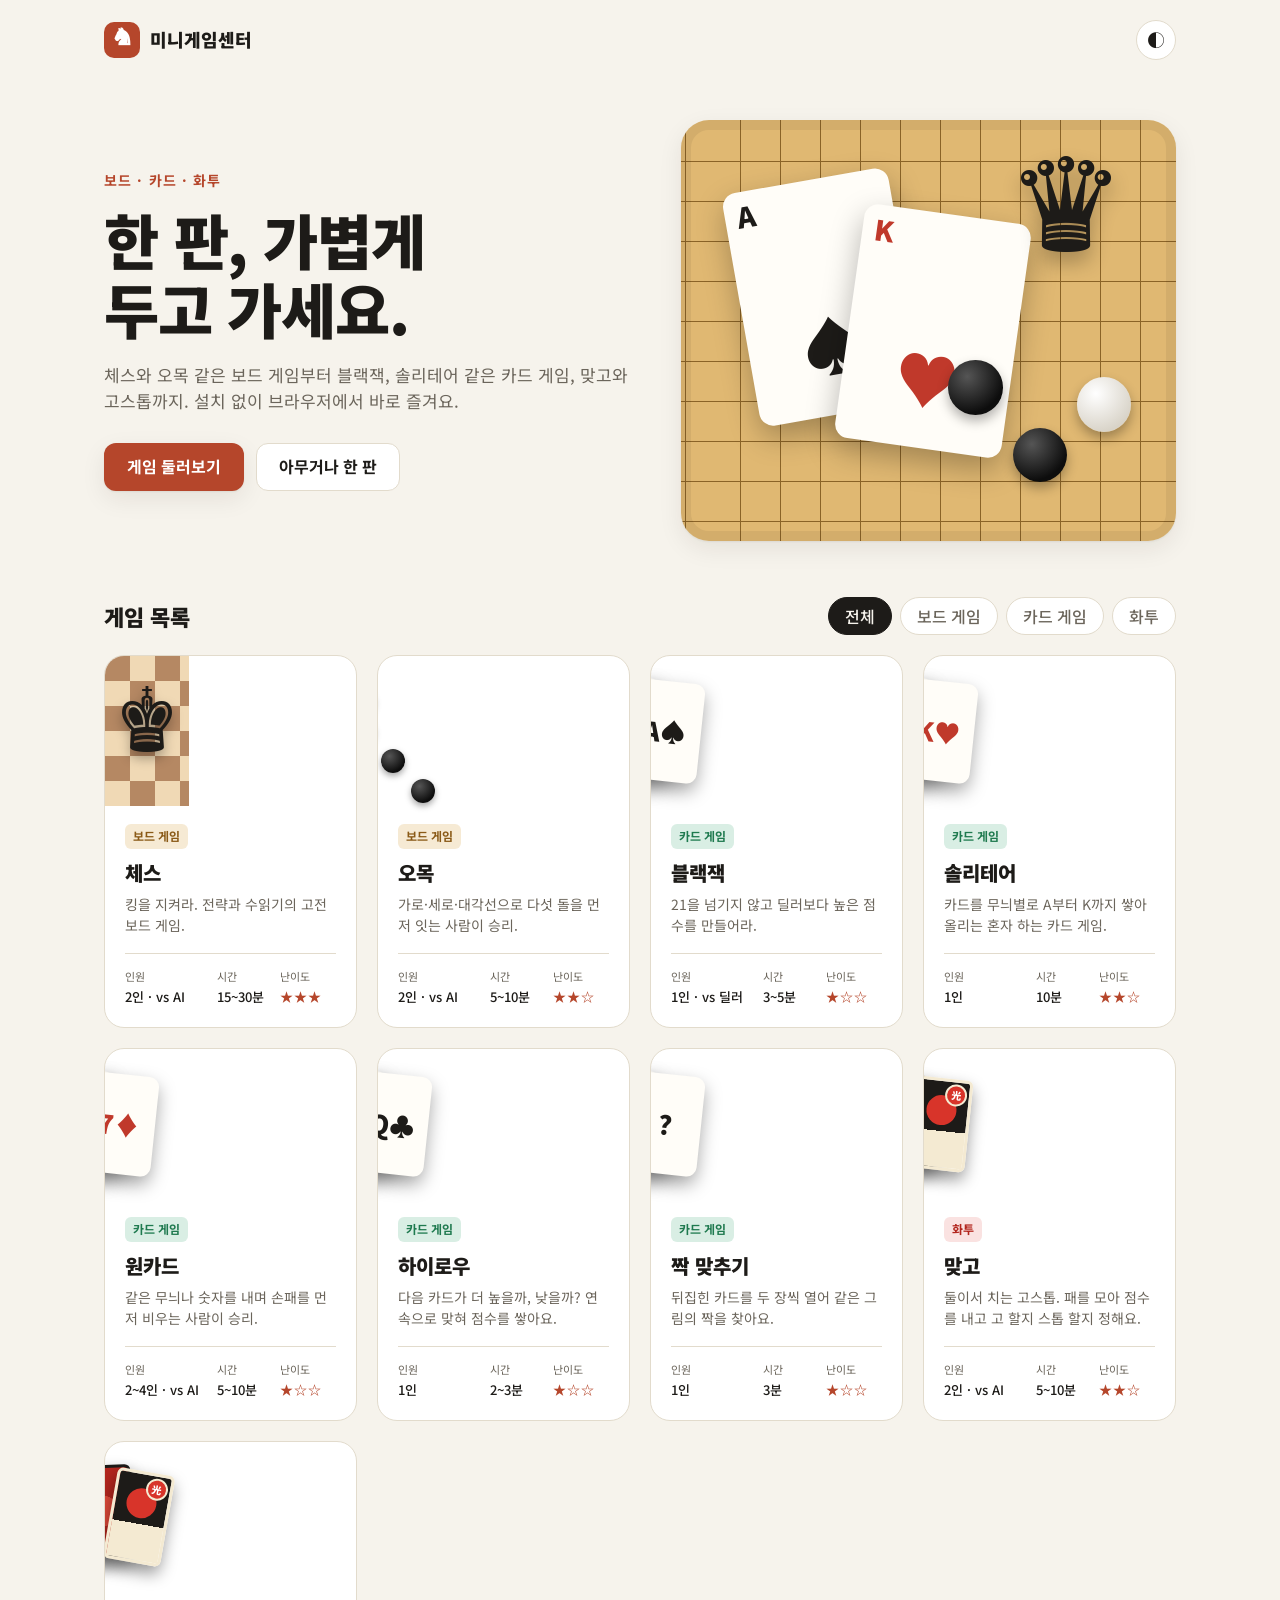
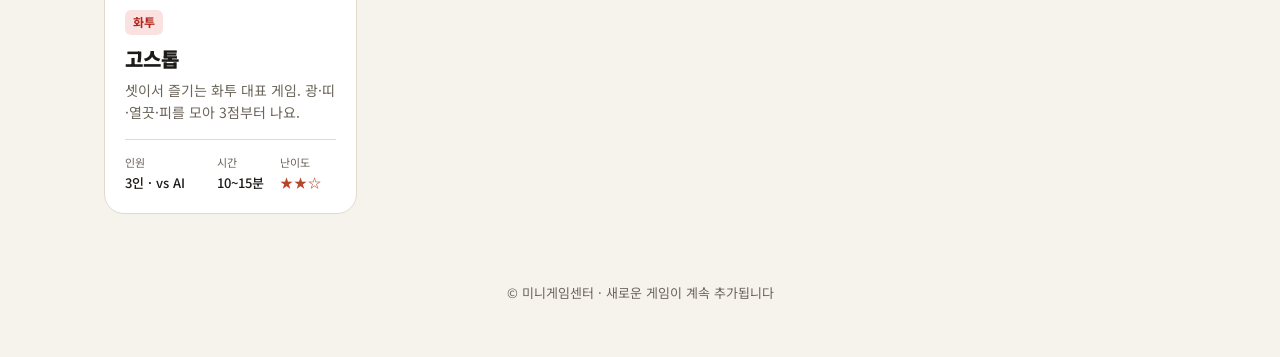
<file: index.html>
<!doctype html>
<html lang="ko">
<head>
  <meta charset="utf-8">
  <meta name="viewport" content="width=device-width, initial-scale=1">
  <title>미니게임센터</title>
  <meta name="description" content="체스, 오목, 카드 게임, 맞고·고스톱을 한 곳에서 즐기는 미니게임센터">
  <meta name="theme-color" content="#b5462b">
  <link rel="canonical" href="https://minigame-lyart.vercel.app/">
  <link rel="icon" href="data:image/svg+xml,%3Csvg xmlns='http://www.w3.org/2000/svg' viewBox='0 0 64 64'%3E%3Crect width='64' height='64' rx='14' fill='%23b5462b'/%3E%3Ctext x='32' y='47' font-size='42' text-anchor='middle' fill='white'%3E%E2%99%9E%3C/text%3E%3C/svg%3E">

  <!-- Open Graph -->
  <meta property="og:type" content="website">
  <meta property="og:site_name" content="미니게임센터">
  <meta property="og:locale" content="ko_KR">
  <meta property="og:url" content="https://minigame-lyart.vercel.app/">
  <meta property="og:title" content="미니게임센터 · 한 판, 가볍게 두고 가세요">
  <meta property="og:description" content="체스, 오목, 블랙잭, 솔리테어, 원카드, 맞고, 고스톱까지. 설치 없이 브라우저에서 바로 즐기는 미니게임.">
  <meta property="og:image" content="https://minigame-lyart.vercel.app/assets/og.png">
  <meta property="og:image:width" content="1200">
  <meta property="og:image:height" content="630">
  <meta property="og:image:alt" content="미니게임센터 — 체스, 오목, 카드 게임, 맞고·고스톱">

  <!-- Twitter -->
  <meta name="twitter:card" content="summary_large_image">
  <meta name="twitter:title" content="미니게임센터 · 한 판, 가볍게 두고 가세요">
  <meta name="twitter:description" content="체스, 오목, 블랙잭, 솔리테어, 원카드, 맞고, 고스톱까지. 설치 없이 브라우저에서 바로 즐기는 미니게임.">
  <meta name="twitter:image" content="https://minigame-lyart.vercel.app/assets/og.png">
  <link rel="preconnect" href="https://fonts.googleapis.com">
  <link rel="preconnect" href="https://fonts.gstatic.com" crossorigin>
  <link href="https://fonts.googleapis.com/css2?family=Noto+Sans+KR:wght@400;500;700;900&family=Noto+Sans+Symbols+2&display=swap" rel="stylesheet">
  <link rel="stylesheet" href="assets/style.css">
</head>
<body>
  <header class="topbar">
    <a class="brand" href="./">
      <span class="brand-mark" aria-hidden="true">♞</span>
      <span>미니게임센터</span>
    </a>
    <button class="theme-toggle" id="themeToggle" type="button" aria-label="테마 전환">
      <span aria-hidden="true">◐</span>
    </button>
  </header>

  <main>
    <section class="hero">
      <div class="hero-text">
        <p class="eyebrow">보드 · 카드 · 화투</p>
        <h1>한 판, 가볍게<br>두고 가세요.</h1>
        <p class="lead">체스와 오목 같은 보드 게임부터 블랙잭, 솔리테어 같은 카드 게임, 맞고와 고스톱까지. 설치 없이 브라우저에서 바로 즐겨요.</p>
        <div class="hero-actions">
          <a class="btn btn-primary" href="#games">게임 둘러보기</a>
          <button class="btn btn-ghost" id="randomPick" type="button">아무거나 한 판</button>
        </div>
      </div>
      <div class="hero-art" aria-hidden="true">
        <div class="float-card c1"><span class="rank">A</span><span class="suit">♠</span></div>
        <div class="float-card c2 red"><span class="rank">K</span><span class="suit">♥</span></div>
        <div class="float-piece p1">♛</div>
        <div class="stone s1"></div>
        <div class="stone s2"></div>
        <div class="stone s3"></div>
      </div>
    </section>

    <section class="recent" id="recentSection" hidden>
      <h2 class="section-title">최근 플레이</h2>
      <div class="recent-list" id="recentList"></div>
    </section>

    <section class="games" id="games">
      <div class="games-head">
        <h2 class="section-title">게임 목록</h2>
        <div class="filters" role="tablist" aria-label="게임 분류">
          <button class="chip is-active" role="tab" aria-selected="true" data-filter="all">전체</button>
          <button class="chip" role="tab" aria-selected="false" data-filter="board">보드 게임</button>
          <button class="chip" role="tab" aria-selected="false" data-filter="card">카드 게임</button>
          <button class="chip" role="tab" aria-selected="false" data-filter="hwatu">화투</button>
        </div>
      </div>
      <div class="grid" id="gameGrid"></div>
    </section>
  </main>

  <footer class="footer">
    <p>© 미니게임센터 · 새로운 게임이 계속 추가됩니다</p>
  </footer>

  <div class="toast" id="toast" role="status" aria-live="polite"></div>

  <script src="assets/games.js"></script>
  <script src="assets/main.js"></script>
</body>
</html>
</file>
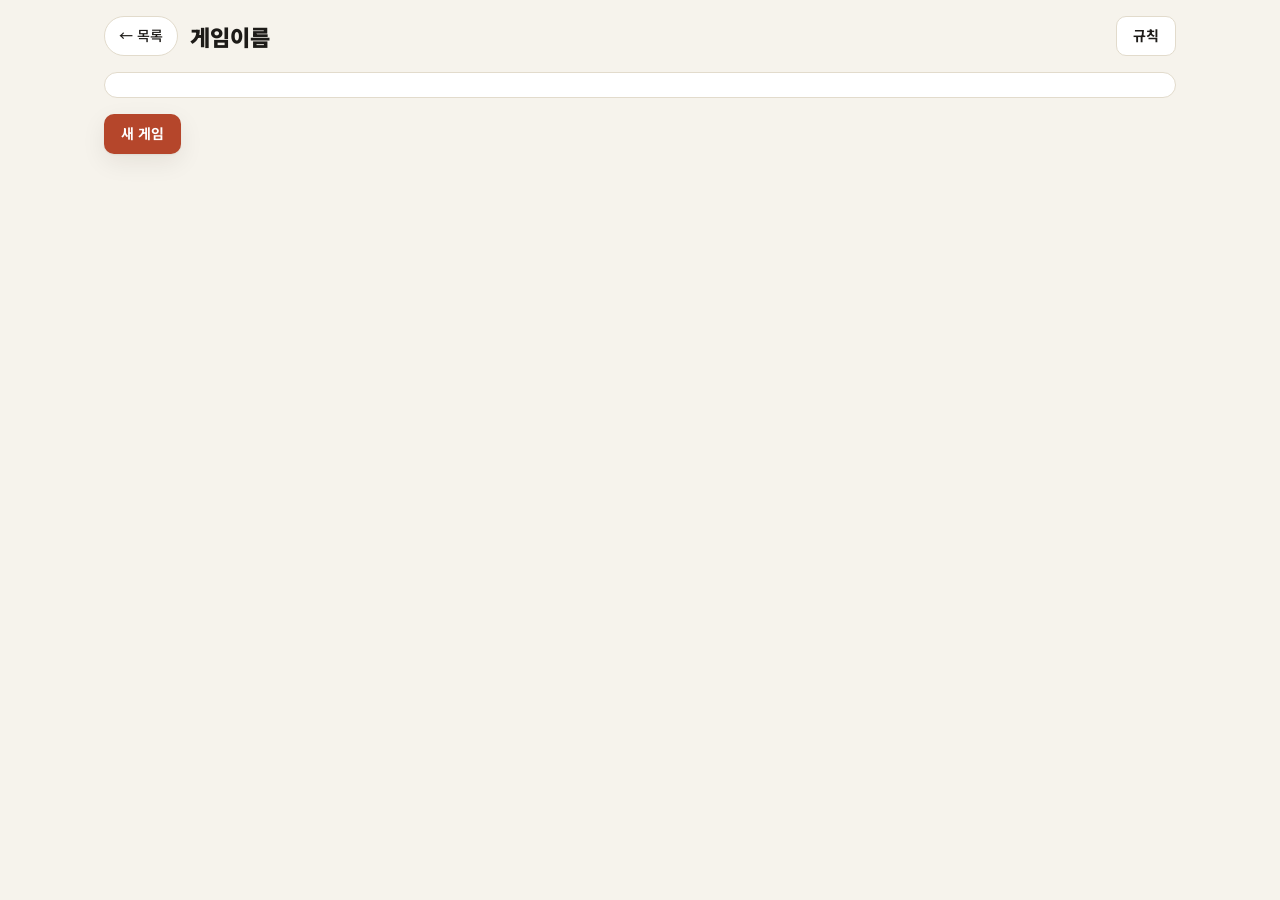
<file: games/_template.html>
<!doctype html>
<html lang="ko">
<head>
  <meta charset="utf-8">
  <meta name="viewport" content="width=device-width, initial-scale=1">
  <title>게임이름 · 미니게임센터</title>
  <link rel="preconnect" href="https://fonts.googleapis.com">
  <link rel="preconnect" href="https://fonts.gstatic.com" crossorigin>
  <link href="https://fonts.googleapis.com/css2?family=Noto+Sans+KR:wght@400;500;700;900&family=Noto+Sans+Symbols+2&display=swap" rel="stylesheet">
  <link rel="stylesheet" href="../assets/style.css">
  <link rel="stylesheet" href="../assets/game.css">
  <style>
    /* 이 게임 전용 스타일 */
  </style>
</head>
<body>
  <header class="game-top">
    <a class="back-link" href="../">← 목록</a>
    <h1 class="game-title">게임이름</h1>
    <button class="btn btn-ghost btn-sm" id="rulesBtn" type="button">규칙</button>
  </header>

  <main class="game-wrap">
    <div class="status-bar" id="status"></div>
    <!-- 게임 화면 -->
    <div class="controls">
      <button class="btn btn-primary btn-sm" id="newGame" type="button">새 게임</button>
    </div>
  </main>

  <script src="../assets/common.js"></script>
  <!-- 트럼프 카드 게임이면: <script src="../assets/cards.js"></script> -->
  <script>
    // 게임 코드
  </script>
</body>
</html>
</file>
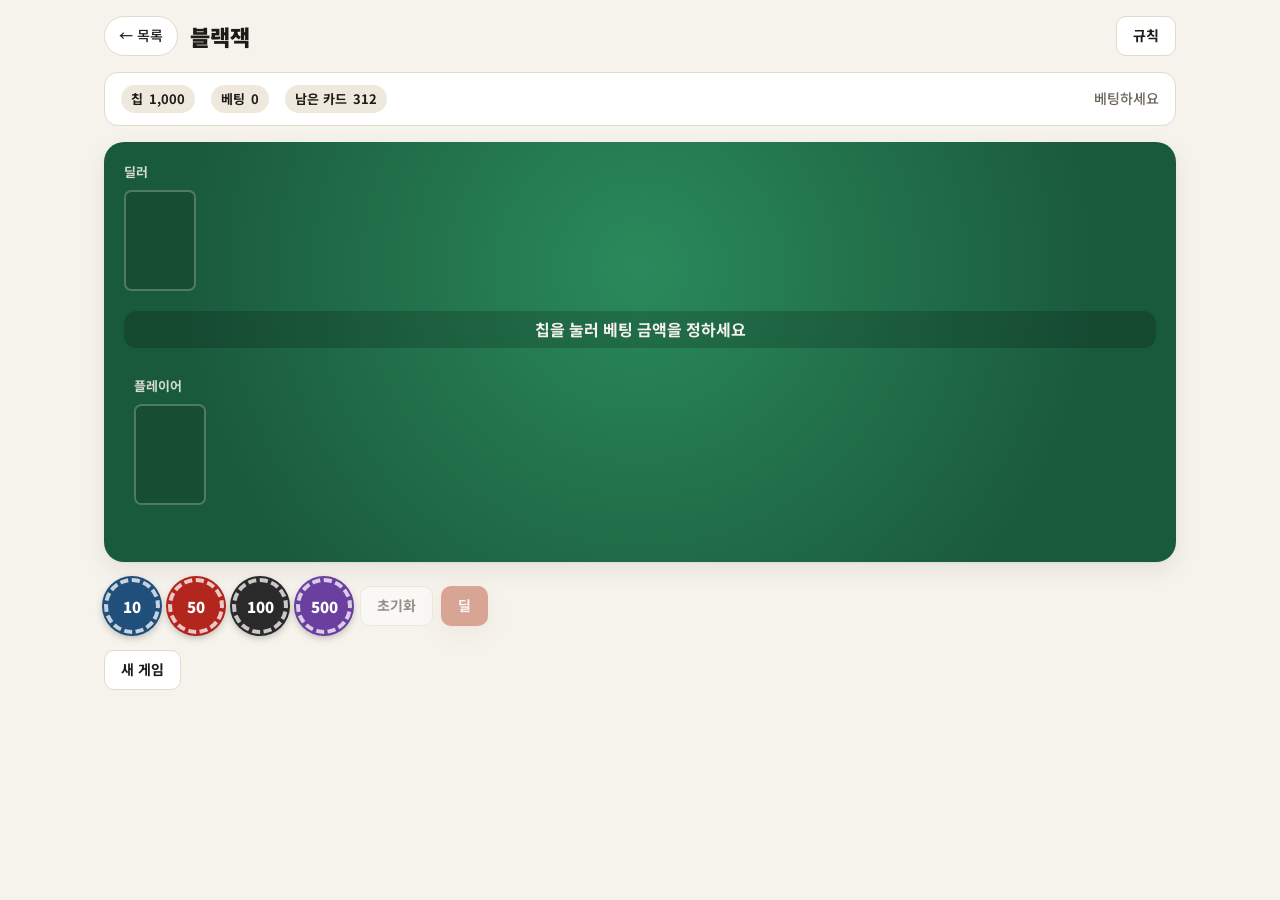
<file: games/blackjack.html>
<!doctype html>
<html lang="ko">
<head>
  <meta charset="utf-8">
  <meta name="viewport" content="width=device-width, initial-scale=1">
  <title>블랙잭 · 미니게임센터</title>
  <meta name="description" content="21을 넘기지 않고 딜러보다 높은 점수를 만들어라.">
  <meta property="og:type" content="website">
  <meta property="og:site_name" content="미니게임센터">
  <meta property="og:locale" content="ko_KR">
  <meta property="og:url" content="https://minigame-lyart.vercel.app/games/blackjack.html">
  <meta property="og:title" content="블랙잭 · 미니게임센터">
  <meta property="og:description" content="21을 넘기지 않고 딜러보다 높은 점수를 만들어라.">
  <meta property="og:image" content="https://minigame-lyart.vercel.app/assets/og.png">
  <meta property="og:image:width" content="1200">
  <meta property="og:image:height" content="630">
  <meta name="twitter:card" content="summary_large_image">
  <meta name="twitter:title" content="블랙잭 · 미니게임센터">
  <meta name="twitter:description" content="21을 넘기지 않고 딜러보다 높은 점수를 만들어라.">
  <meta name="twitter:image" content="https://minigame-lyart.vercel.app/assets/og.png">
  <link rel="icon" href="data:image/svg+xml,%3Csvg xmlns='http://www.w3.org/2000/svg' viewBox='0 0 64 64'%3E%3Crect width='64' height='64' rx='14' fill='%23b5462b'/%3E%3Ctext x='32' y='47' font-size='42' text-anchor='middle' fill='white'%3E%E2%99%9E%3C/text%3E%3C/svg%3E">
  <link rel="preconnect" href="https://fonts.googleapis.com">
  <link rel="preconnect" href="https://fonts.gstatic.com" crossorigin>
  <link href="https://fonts.googleapis.com/css2?family=Noto+Sans+KR:wght@400;500;700;900&family=Noto+Sans+Symbols+2&display=swap" rel="stylesheet">
  <link rel="stylesheet" href="../assets/style.css">
  <link rel="stylesheet" href="../assets/game.css">
  <style>
    .bj-felt { display: flex; flex-direction: column; gap: 18px; min-height: 420px; }
    .bj-area { min-height: calc(72px * 1.4 + 30px); }
    .bj-label { display: flex; align-items: center; gap: 8px; flex-wrap: wrap; }
    .bj-total {
      display: inline-block; min-width: 28px; padding: 1px 9px; border-radius: 999px;
      background: rgba(0, 0, 0, .3); font-weight: 900; font-size: 14px; text-align: center;
    }
    .bj-felt .card-fan > .pcard + .pcard { margin-left: calc(var(--w) * -.42); }
    .bj-msg {
      text-align: center; font-weight: 700; font-size: 16px; min-height: 26px;
      padding: 6px 12px; border-radius: 12px; background: rgba(0, 0, 0, .18);
    }
    .bj-hands { display: flex; flex-wrap: wrap; gap: 16px; }
    .bj-total[hidden] { display: none; }
    .bj-hand { padding: 8px; border-radius: 14px; border: 2px solid transparent; }
    .bj-hand.active { border-color: #f5c542; background: rgba(0, 0, 0, .12); }
    .bj-hand .bet-tag { font-size: 12px; font-weight: 700; opacity: .85; }
    .res { padding: 1px 8px; border-radius: 999px; font-size: 12px; font-weight: 900; }
    .res.win { background: #f5c542; color: #3a2a00; }
    .res.lose { background: #7a1f1f; color: #fff; }
    .res.push { background: #d8d3c8; color: #222; }
    .pcard.deal-in { animation: dealIn .28s ease-out; }
    @keyframes dealIn { from { opacity: 0; transform: translate(30px, -30px) rotate(8deg); } }
    @media (prefers-reduced-motion: reduce) { .pcard.deal-in { animation: none; } }

    .bet-panel, .act-panel { align-items: center; }
    .bet-panel[hidden], .act-panel[hidden], .controls .btn[hidden] { display: none; }
    .chip-btn {
      --c: #1f4f7a;
      width: 56px; height: 56px; border-radius: 50%; cursor: pointer;
      border: 4px dashed rgba(255, 255, 255, .75);
      background: var(--c); color: #fff; font-weight: 900; font-size: 15px;
      box-shadow: 0 0 0 2px var(--c), 0 3px 8px rgba(0, 0, 0, .3);
      transition: transform .12s ease;
    }
    .chip-btn:hover:not(:disabled) { transform: translateY(-2px); }
    .chip-btn:disabled { opacity: .35; cursor: not-allowed; }
    .chip-btn[data-v="50"] { --c: #b3261e; }
    .chip-btn[data-v="100"] { --c: #2a2a2a; }
    .chip-btn[data-v="500"] { --c: #6b3fa0; }
    .bet-amount { font-weight: 900; font-size: 18px; min-width: 90px; }
    .status-bar .msg-right { color: var(--muted); font-size: 14px; }
    @media (max-width: 760px) {
      .bj-area { min-height: calc(54px * 1.4 + 30px); }
      .bj-felt { min-height: 360px; gap: 12px; }
      .chip-btn { width: 50px; height: 50px; font-size: 14px; }
    }
  </style>
</head>
<body>
  <header class="game-top">
    <a class="back-link" href="../">← 목록</a>
    <h1 class="game-title">블랙잭</h1>
    <button class="btn btn-ghost btn-sm" id="rulesBtn" type="button">규칙</button>
  </header>

  <main class="game-wrap">
    <div class="status-bar" id="status">
      <span class="pill">칩 <span id="chips">0</span></span>
      <span class="pill">베팅 <span id="betShow">0</span></span>
      <span class="pill">남은 카드 <span id="shoeLeft">0</span></span>
      <span class="spacer"></span>
      <span class="msg-right" id="phaseText"></span>
    </div>

    <section class="table-felt bj-felt" aria-label="블랙잭 테이블">
      <div class="bj-area">
        <p class="table-label bj-label">딜러 <span class="bj-total" id="dealerTotal" hidden></span></p>
        <div class="card-fan" id="dealerCards"></div>
      </div>
      <div class="bj-msg" id="msg" aria-live="polite"></div>
      <div class="bj-area">
        <div class="bj-hands" id="playerHands"></div>
      </div>
    </section>

    <div class="controls bet-panel" id="betPanel">
      <button class="chip-btn" data-v="10" type="button" aria-label="10 칩 추가">10</button>
      <button class="chip-btn" data-v="50" type="button" aria-label="50 칩 추가">50</button>
      <button class="chip-btn" data-v="100" type="button" aria-label="100 칩 추가">100</button>
      <button class="chip-btn" data-v="500" type="button" aria-label="500 칩 추가">500</button>
      <button class="btn btn-ghost btn-sm" id="clearBet" type="button">초기화</button>
      <button class="btn btn-primary btn-sm" id="dealBtn" type="button">딜</button>
      <button class="btn btn-primary btn-sm" id="refillBtn" type="button" hidden>칩 충전</button>
    </div>

    <div class="controls act-panel" id="actPanel" hidden>
      <button class="btn btn-primary btn-sm" id="hitBtn" type="button">히트</button>
      <button class="btn btn-primary btn-sm" id="standBtn" type="button">스탠드</button>
      <button class="btn btn-ghost btn-sm" id="doubleBtn" type="button">더블다운</button>
      <button class="btn btn-ghost btn-sm" id="splitBtn" type="button">스플릿</button>
    </div>

    <div class="controls">
      <button class="btn btn-ghost btn-sm" id="newGame" type="button">새 게임</button>
    </div>
  </main>

  <script src="../assets/common.js"></script>
  <script src="../assets/cards.js"></script>
  <script>
  (function () {
    const STORE_KEY = "minigame.blackjack.chips";
    const START_CHIPS = 1000;
    const DECKS = 6;
    const RESHUFFLE_AT = Math.floor(52 * DECKS * 0.25);
    const $ = (id) => document.getElementById(id);

    // ---------- 점수 계산 ----------
    function cardValue(c) { return c.rank === 1 ? 1 : Math.min(c.rank, 10); }
    function handValue(cards) {
      let low = 0, aces = 0;
      for (const c of cards) { low += cardValue(c); if (c.rank === 1) aces++; }
      const soft = aces > 0 && low + 10 <= 21;
      const total = soft ? low + 10 : low;
      return { total, low, soft, bust: low > 21 };
    }
    function isBlackjack(cards) { return cards.length === 2 && handValue(cards).total === 21; }
    function totalLabel(cards) {
      const v = handValue(cards);
      if (v.soft && v.total !== 21) return v.low + " / " + v.total;
      return String(v.total);
    }
    window.BJ = { handValue, isBlackjack, totalLabel };

    // ---------- 저장 ----------
    function loadChips() {
      try {
        const v = parseInt(localStorage.getItem(STORE_KEY), 10);
        if (Number.isFinite(v) && v >= 0) return v;
      } catch (e) {}
      return START_CHIPS;
    }
    function saveChips() { try { localStorage.setItem(STORE_KEY, String(chips)); } catch (e) {} }

    // ---------- 상태 ----------
    let chips = loadChips();
    let bet = 0, lastBet = 0;
    let shoe = [];
    let dealer = [];
    let hands = [];
    let cur = 0;
    let phase = "bet"; // bet | deal | play | dealer
    let holeHidden = true;
    let busy = false;

    function newShoe(announce) {
      shoe = [];
      for (let d = 0; d < DECKS; d++) {
        for (const c of Cards.makeDeck()) shoe.push({ suit: c.suit, rank: c.rank, joker: false, id: d * 52 + c.id });
      }
      Cards.shuffle(shoe);
      if (announce) MG.toast("카드가 얼마 남지 않아 새 슈(6덱)를 섞었어요");
    }
    function draw() { const c = shoe.pop(); c.fresh = true; return c; }
    const fmt = (n) => n.toLocaleString("ko-KR");

    // ---------- 렌더링 ----------
    function renderCardEl(c, faceDown) {
      const el = Cards.renderCard(c, { faceDown });
      if (c.fresh) { el.classList.add("deal-in"); c.fresh = false; }
      return el;
    }

    function render() {
      $("chips").textContent = fmt(chips);
      const tableBet = phase === "bet" ? bet : hands.reduce((s, h) => s + h.bet, 0);
      $("betShow").textContent = fmt(tableBet);
      $("shoeLeft").textContent = shoe.length;

      // 딜러
      const dc = $("dealerCards");
      dc.innerHTML = "";
      if (dealer.length === 0) dc.appendChild(Cards.renderCard(null));
      dealer.forEach((c, i) => dc.appendChild(renderCardEl(c, i === 1 && holeHidden)));
      const dt = $("dealerTotal");
      if (dealer.length) {
        dt.hidden = false;
        dt.textContent = holeHidden ? totalLabel([dealer[0]]) + " + ?" : totalLabel(dealer);
      } else dt.hidden = true;

      // 플레이어
      const ph = $("playerHands");
      ph.innerHTML = "";
      if (hands.length === 0) {
        const wrap = document.createElement("div");
        wrap.className = "bj-hand";
        wrap.innerHTML = '<p class="table-label bj-label">플레이어</p>';
        const fan = document.createElement("div");
        fan.className = "card-fan";
        fan.appendChild(Cards.renderCard(null));
        wrap.appendChild(fan);
        ph.appendChild(wrap);
      }
      hands.forEach((h, i) => {
        const wrap = document.createElement("div");
        wrap.className = "bj-hand" + (phase === "play" && i === cur && hands.length > 1 ? " active" : "");
        const label = document.createElement("p");
        label.className = "table-label bj-label";
        const name = hands.length > 1 ? "핸드 " + (i + 1) : "플레이어";
        label.innerHTML = `${name} <span class="bj-total">${h.cards.length ? totalLabel(h.cards) : "-"}</span>` +
          `<span class="bet-tag">베팅 ${fmt(h.bet)}${h.doubled ? " (더블)" : ""}</span>`;
        if (h.result) {
          const r = document.createElement("span");
          r.className = "res " + h.result.cls;
          r.textContent = h.result.text;
          label.appendChild(r);
        }
        wrap.appendChild(label);
        const fan = document.createElement("div");
        fan.className = "card-fan";
        h.cards.forEach((c) => fan.appendChild(renderCardEl(c, false)));
        wrap.appendChild(fan);
        ph.appendChild(wrap);
      });

      // 패널
      const betting = phase === "bet";
      $("betPanel").hidden = !betting;
      $("actPanel").hidden = phase !== "play";
      document.querySelectorAll(".chip-btn").forEach((b) => {
        b.disabled = busy || bet + Number(b.dataset.v) > chips;
      });
      $("clearBet").disabled = busy || bet === 0;
      $("dealBtn").disabled = busy || bet === 0 || bet > chips;
      const broke = betting && chips < 10 && bet === 0;
      $("refillBtn").hidden = !broke;

      const h = hands[cur];
      const canAct = phase === "play" && !busy && h && !h.done;
      $("hitBtn").disabled = !canAct;
      $("standBtn").disabled = !canAct;
      $("doubleBtn").disabled = !(canAct && h.cards.length === 2 && chips >= h.bet && !h.splitAces);
      $("splitBtn").disabled = !(canAct && h.cards.length === 2 && cardValue(h.cards[0]) === cardValue(h.cards[1]) &&
        chips >= h.bet && hands.length < 4);

      $("phaseText").textContent = {
        bet: "베팅하세요", deal: "카드를 나누는 중…", play: "당신의 차례", dealer: "딜러 차례",
      }[phase];
    }

    function setMsg(t) { $("msg").textContent = t; }

    // ---------- 베팅 ----------
    document.querySelectorAll(".chip-btn").forEach((b) => {
      b.addEventListener("click", () => {
        if (phase !== "bet" || busy) return;
        const v = Number(b.dataset.v);
        if (bet + v > chips) { MG.toast("칩이 부족해요"); return; }
        if (bet === 0 && hands.length) { dealer = []; hands = []; }
        bet += v;
        setMsg("베팅 " + fmt(bet) + " 칩 — 준비되면 딜을 누르세요");
        render();
      });
    });
    $("clearBet").addEventListener("click", () => { bet = 0; setMsg("칩을 눌러 베팅 금액을 정하세요"); render(); });
    $("refillBtn").addEventListener("click", refill);
    function refill() {
      chips = START_CHIPS; saveChips();
      MG.toast("칩 1,000개를 충전했어요");
      setMsg("칩을 눌러 베팅 금액을 정하세요");
      render();
    }

    // ---------- 진행 ----------
    async function deal() {
      if (phase !== "bet" || busy || bet <= 0 || bet > chips) return;
      busy = true;
      if (shoe.length < RESHUFFLE_AT) newShoe(true);
      chips -= bet; saveChips();
      lastBet = bet;
      dealer = [];
      hands = [{ cards: [], bet, done: false, doubled: false, split: false, splitAces: false, result: null }];
      bet = 0; cur = 0; holeHidden = true; phase = "deal";
      setMsg("");
      render();
      const h = hands[0];
      for (const target of [h.cards, dealer, h.cards, dealer]) {
        await MG.sleep(320);
        target.push(draw());
        render();
      }
      await MG.sleep(250);
      const pBJ = isBlackjack(h.cards);
      const up = cardValue(dealer[0]);
      const dBJ = isBlackjack(dealer);
      if ((up === 1 || up === 10) && dBJ) {
        setMsg("딜러가 홀 카드를 확인합니다…");
        await MG.sleep(500);
        busy = false;
        return finish();
      }
      if (pBJ) {
        setMsg("블랙잭!");
        busy = false;
        return finish();
      }
      phase = "play";
      busy = false;
      setMsg("히트 또는 스탠드를 고르세요");
      render();
    }

    // 현재 핸드 준비(스플릿된 핸드는 두 번째 카드를 받음). 끝난 핸드는 건너뜀.
    async function advance() {
      while (cur < hands.length) {
        const h = hands[cur];
        if (!h.done && h.cards.length === 1) {
          render();
          await MG.sleep(350);
          h.cards.push(draw());
          render();
        }
        if (!h.done && (h.splitAces || handValue(h.cards).total === 21)) h.done = true;
        if (h.done) { cur++; continue; }
        break;
      }
      if (cur >= hands.length) return dealerTurn();
      phase = "play";
      if (hands.length > 1) setMsg("핸드 " + (cur + 1) + " 차례");
      render();
    }

    async function act(fn) {
      if (phase !== "play" || busy) return;
      busy = true;
      render();
      try { await fn(hands[cur]); } finally { busy = false; }
      if (phase === "play") render();
    }

    async function hit(h) {
      await MG.sleep(150);
      h.cards.push(draw());
      render();
      const v = handValue(h.cards);
      if (v.bust) { setMsg("버스트!"); h.done = true; await MG.sleep(450); }
      else if (v.total === 21) h.done = true;
      if (h.done) { cur++; await advance(); }
    }
    async function stand(h) { h.done = true; cur++; await advance(); }
    async function doubleDown(h) {
      if (h.cards.length !== 2 || chips < h.bet) return;
      chips -= h.bet; saveChips();
      h.bet *= 2; h.doubled = true;
      render();
      await MG.sleep(250);
      h.cards.push(draw());
      render();
      if (handValue(h.cards).bust) setMsg("버스트!");
      h.done = true;
      await MG.sleep(450);
      cur++;
      await advance();
    }
    async function split(h) {
      if (h.cards.length !== 2 || cardValue(h.cards[0]) !== cardValue(h.cards[1]) || chips < h.bet || hands.length >= 4) return;
      chips -= h.bet; saveChips();
      const aces = h.cards[0].rank === 1;
      const second = h.cards.pop();
      h.split = true; h.splitAces = aces;
      hands.splice(cur + 1, 0, { cards: [second], bet: h.bet, done: false, doubled: false, split: true, splitAces: aces, result: null });
      setMsg(aces ? "에이스 스플릿 — 각 핸드에 한 장씩만 받아요" : "스플릿!");
      await advance();
    }

    async function dealerTurn() {
      phase = "dealer";
      holeHidden = false;
      setMsg("딜러 차례");
      render();
      await MG.sleep(600);
      const anyAlive = hands.some((h) => !handValue(h.cards).bust);
      if (anyAlive) {
        while (handValue(dealer).total < 17) {
          dealer.push(draw());
          render();
          await MG.sleep(650);
        }
      }
      finish();
    }

    function finish() {
      holeHidden = false;
      const d = handValue(dealer);
      const dBJ = isBlackjack(dealer);
      let returned = 0, staked = 0;
      const lines = [];
      hands.forEach((h, i) => {
        const v = handValue(h.cards);
        const pBJ = !h.split && isBlackjack(h.cards);
        let pay = 0, r;
        if (v.bust) r = { cls: "lose", text: "버스트" };
        else if (pBJ && !dBJ) { pay = h.bet * 2.5; r = { cls: "win", text: "블랙잭" }; }
        else if (pBJ && dBJ) { pay = h.bet; r = { cls: "push", text: "푸시" }; }
        else if (dBJ) r = { cls: "lose", text: "패" };
        else if (d.bust || v.total > d.total) { pay = h.bet * 2; r = { cls: "win", text: "승" }; }
        else if (v.total === d.total) { pay = h.bet; r = { cls: "push", text: "푸시" }; }
        else r = { cls: "lose", text: "패" };
        pay = Math.floor(pay);
        h.result = r;
        returned += pay; staked += h.bet;
        lines.push(`${hands.length > 1 ? "핸드 " + (i + 1) : "플레이어"}: ${v.total} — ${r.text} (${pay - h.bet >= 0 ? "+" : ""}${fmt(pay - h.bet)})`);
      });
      chips += returned; saveChips();
      const net = returned - staked;
      phase = "bet";
      busy = false;
      const dealerText = dBJ ? "블랙잭" : d.bust ? d.total + " (버스트)" : String(d.total);
      let title;
      if (hands.some((h) => h.result.text === "블랙잭") && net > 0) title = "블랙잭!";
      else if (net > 0) title = "승리!";
      else if (net === 0) title = "무승부";
      else title = "패배";
      const netText = (net > 0 ? "+" : "") + fmt(net) + " 칩";
      setMsg(`${title} ${netText} · 다시 베팅하세요`);
      render();

      const html = `<p>딜러: <b>${dealerText}</b></p><ul>${lines.map((l) => `<li>${l}</li>`).join("")}</ul>` +
        `<p>결과: <b>${netText}</b> · 보유 칩 <b>${fmt(chips)}</b></p>`;
      const buttons = [];
      if (chips >= lastBet && lastBet > 0) {
        buttons.push({ label: "같은 금액으로 다시 (" + fmt(lastBet) + ")", primary: true, onClick: () => { dealer = []; hands = []; bet = lastBet; deal(); } });
        buttons.push({ label: "베팅 변경" });
      } else if (chips < 10) {
        buttons.push({ label: "칩 충전", primary: true, onClick: refill });
        buttons.push({ label: "닫기" });
      } else {
        buttons.push({ label: "확인", primary: true });
      }
      setTimeout(() => MG.showModal({ title, html, buttons }), 350);
    }

    $("dealBtn").addEventListener("click", deal);
    $("hitBtn").addEventListener("click", () => act(hit));
    $("standBtn").addEventListener("click", () => act(stand));
    $("doubleBtn").addEventListener("click", () => act(doubleDown));
    $("splitBtn").addEventListener("click", () => act(split));

    $("newGame").addEventListener("click", () => {
      if (busy) return;
      MG.showModal({
        title: "새 게임",
        html: "<p>칩을 1,000개로 초기화하고 카드를 새로 섞을까요?</p>",
        buttons: [
          { label: "새로 시작", primary: true, onClick: () => {
            chips = START_CHIPS; saveChips(); bet = 0; lastBet = 0;
            dealer = []; hands = []; phase = "bet"; newShoe(false);
            setMsg("칩을 눌러 베팅 금액을 정하세요"); render();
          } },
          { label: "취소" },
        ],
      });
    });

    $("rulesBtn").addEventListener("click", () => {
      MG.showModal({
        title: "블랙잭 규칙",
        html: `<ul>
          <li>카드 합을 21에 가깝게 만들어 딜러를 이기면 됩니다. 21을 넘으면 <b>버스트</b>로 집니다.</li>
          <li>J·Q·K는 10, A는 1 또는 11로 계산합니다. A를 11로 셀 수 있으면 "7 / 17"처럼 두 값을 보여 줍니다.</li>
          <li>처음 두 장이 A + 10점 카드면 <b>블랙잭</b>으로 베팅의 <b>3:2</b>를 받습니다. 일반 승리는 1:1, 비기면(푸시) 베팅을 돌려받습니다.</li>
          <li><b>히트</b>: 한 장 더 받기 · <b>스탠드</b>: 멈추기 · <b>더블다운</b>: 첫 두 장일 때 베팅을 두 배로 하고 한 장만 받기 · <b>스플릿</b>: 같은 점수 두 장을 두 핸드로 나누기(최대 4핸드, A 스플릿은 한 장씩만).</li>
          <li>딜러는 16 이하에서 반드시 히트하고, 17 이상(소프트 17 포함)이면 멈춥니다. 딜러의 두 번째 카드는 플레이어 차례가 끝날 때까지 뒤집혀 있습니다(A·10 노출 시 블랙잭 여부는 먼저 확인).</li>
          <li>카드는 6덱(312장) 슈를 쓰며, 남은 카드가 4분의 1 아래로 줄면 새로 섞습니다.</li>
          <li>칩 1,000개로 시작하며 이 브라우저에 저장됩니다. 칩이 떨어지면 <b>칩 충전</b>으로 다시 받을 수 있어요.</li>
        </ul>`,
      });
    });

    newShoe(false);
    setMsg(chips < 10 ? "칩이 부족해요 — 칩 충전을 누르세요" : "칩을 눌러 베팅 금액을 정하세요");
    render();
  })();
  </script>
</body>
</html>
</file>
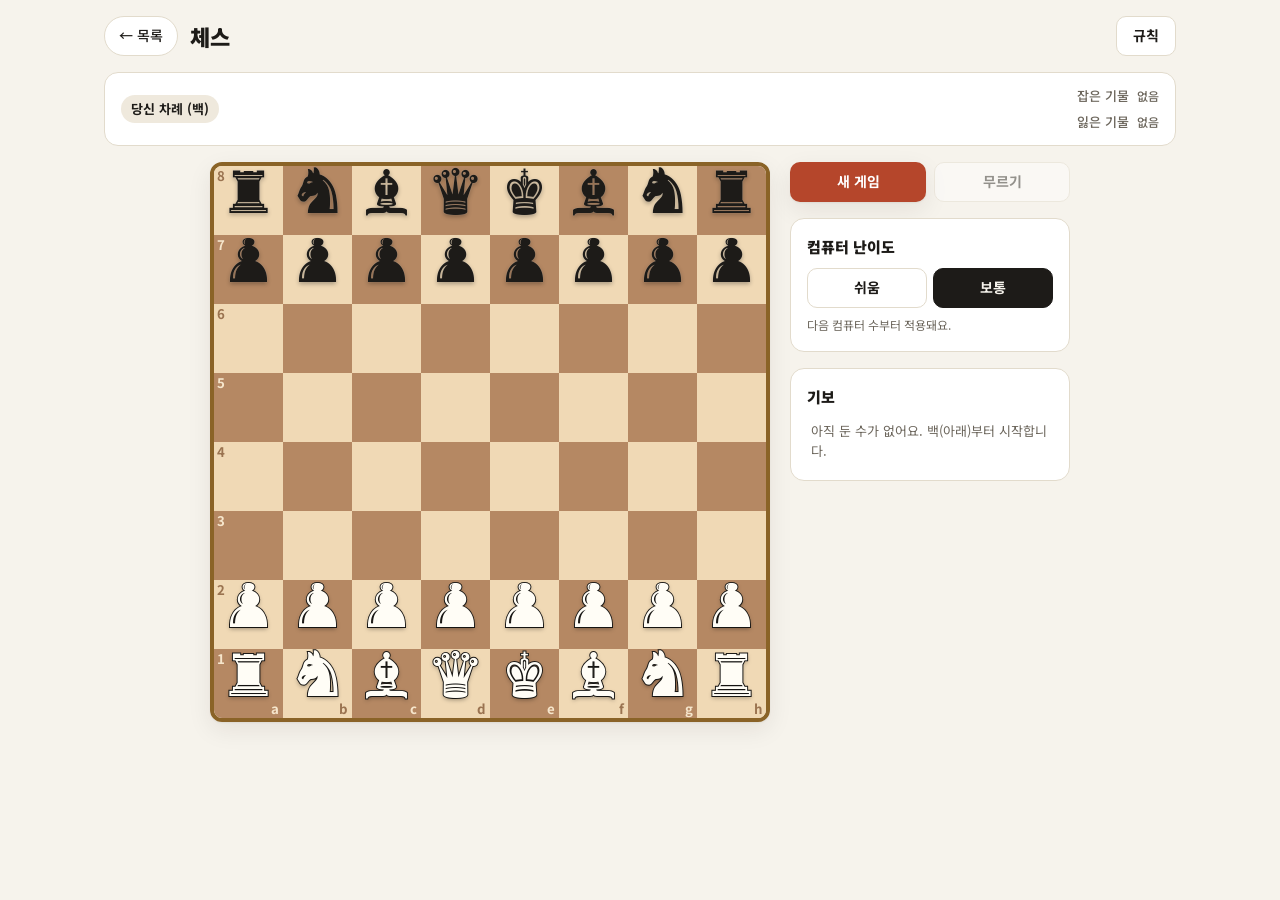
<file: games/chess.html>
<!doctype html>
<html lang="ko">
<head>
  <meta charset="utf-8">
  <meta name="viewport" content="width=device-width, initial-scale=1">
  <title>체스 · 미니게임센터</title>
  <meta name="description" content="킹을 지켜라. 전략과 수읽기의 고전 보드 게임.">
  <meta property="og:type" content="website">
  <meta property="og:site_name" content="미니게임센터">
  <meta property="og:locale" content="ko_KR">
  <meta property="og:url" content="https://minigame-lyart.vercel.app/games/chess.html">
  <meta property="og:title" content="체스 · 미니게임센터">
  <meta property="og:description" content="킹을 지켜라. 전략과 수읽기의 고전 보드 게임.">
  <meta property="og:image" content="https://minigame-lyart.vercel.app/assets/og.png">
  <meta property="og:image:width" content="1200">
  <meta property="og:image:height" content="630">
  <meta name="twitter:card" content="summary_large_image">
  <meta name="twitter:title" content="체스 · 미니게임센터">
  <meta name="twitter:description" content="킹을 지켜라. 전략과 수읽기의 고전 보드 게임.">
  <meta name="twitter:image" content="https://minigame-lyart.vercel.app/assets/og.png">
  <link rel="icon" href="data:image/svg+xml,%3Csvg xmlns='http://www.w3.org/2000/svg' viewBox='0 0 64 64'%3E%3Crect width='64' height='64' rx='14' fill='%23b5462b'/%3E%3Ctext x='32' y='47' font-size='42' text-anchor='middle' fill='white'%3E%E2%99%9E%3C/text%3E%3C/svg%3E">
  <link rel="preconnect" href="https://fonts.googleapis.com">
  <link rel="preconnect" href="https://fonts.gstatic.com" crossorigin>
  <link href="https://fonts.googleapis.com/css2?family=Noto+Sans+KR:wght@400;500;700;900&family=Noto+Sans+Symbols+2&display=swap" rel="stylesheet">
  <link rel="stylesheet" href="../assets/style.css">
  <link rel="stylesheet" href="../assets/game.css">
  <style>
    /* 체스판 색 — 밝은/어두운 테마 */
    .board {
      --sq-light: #f0d9b5;
      --sq-dark: #b58863;
      --co-light: #9a7350;
      --co-dark: #f6e6cc;
    }
    @media (prefers-color-scheme: dark) {
      :root:not([data-theme="light"]) .board {
        --sq-light: #d4bc96;
        --sq-dark: #94704f;
        --co-light: #7d5c3e;
        --co-dark: #ecd9bb;
      }
    }
    :root[data-theme="dark"] .board {
      --sq-light: #d4bc96;
      --sq-dark: #94704f;
      --co-light: #7d5c3e;
      --co-dark: #ecd9bb;
    }

    .chess-layout {
      display: grid;
      grid-template-columns: minmax(0, 560px) minmax(220px, 280px);
      gap: 20px;
      justify-content: center;
      align-items: start;
    }
    .board-col { min-width: 0; }

    .board {
      display: grid;
      grid-template-columns: repeat(8, 1fr);
      grid-template-rows: repeat(8, 1fr);
      width: 100%;
      aspect-ratio: 1;
      border-radius: 12px;
      overflow: hidden;
      border: 4px solid var(--board-line);
      box-shadow: var(--shadow);
      container-type: inline-size;
      user-select: none;
      -webkit-user-select: none;
      touch-action: manipulation;
    }

    .sq {
      position: relative;
      display: grid;
      place-items: center;
      min-width: 0;
      min-height: 0;
      margin: 0;
      padding: 0;
      border: 0;
      border-radius: 0;
      font-family: var(--glyph);
      font-size: 10.6cqw;
      line-height: 1;
      cursor: default;
      -webkit-tap-highlight-color: transparent;
    }
    .sq.light { background-color: var(--sq-light); }
    .sq.dark { background-color: var(--sq-dark); }
    .sq.mine, .sq.target { cursor: pointer; }
    .sq:focus-visible { outline: 3px solid var(--accent); outline-offset: -3px; z-index: 2; }

    .sq.last { background-image: linear-gradient(rgba(255, 214, 64, .5), rgba(255, 214, 64, .5)); }
    .sq.sel { background-image: linear-gradient(rgba(70, 150, 90, .6), rgba(70, 150, 90, .6)); }
    .sq.check {
      background-image: radial-gradient(circle, rgba(225, 30, 20, .95) 0, rgba(225, 30, 20, .55) 40%, rgba(225, 30, 20, 0) 72%);
    }
    .sq.target::after {
      content: "";
      position: absolute;
      width: 30%;
      height: 30%;
      border-radius: 50%;
      background: rgba(20, 60, 30, .38);
      pointer-events: none;
    }
    .sq.target.cap::after {
      width: 88%;
      height: 88%;
      background: transparent;
      border: 0.9cqw solid rgba(20, 60, 30, .45);
    }
    @media (hover: hover) {
      .sq.target:hover { background-image: linear-gradient(rgba(70, 150, 90, .45), rgba(70, 150, 90, .45)); }
      .sq.mine:hover .pc { transform: scale(1.06); }
    }

    .pc {
      position: relative;
      z-index: 1;
      display: block;
      transition: transform .12s ease;
      pointer-events: none;
    }
    .pc.w {
      color: #fffdf6;
      -webkit-text-stroke: 0.35cqw #1d1b18;
      paint-order: stroke fill;
      text-shadow: 0 0.4cqw 0.8cqw rgba(0, 0, 0, .35);
    }
    .pc.b {
      color: #1d1b18;
      text-shadow: 0 0 1px rgba(255, 255, 255, .4), 0 0.4cqw 0.8cqw rgba(0, 0, 0, .3);
    }

    .co {
      position: absolute;
      font-family: "Noto Sans KR", system-ui, sans-serif;
      font-size: 2.4cqw;
      font-weight: 700;
      line-height: 1;
      pointer-events: none;
    }
    .cr { left: 0.6cqw; top: 0.6cqw; }
    .cf { right: 0.7cqw; bottom: 0.5cqw; }
    .sq.light .co { color: var(--co-light); }
    .sq.dark .co { color: var(--co-dark); }

    /* 상태 줄 */
    #turnPill.thinking { color: var(--accent); }
    #turnPill.thinking::before {
      content: "";
      width: 8px;
      height: 8px;
      border-radius: 50%;
      background: var(--accent);
      animation: chessPulse 1s ease-in-out infinite;
    }
    @keyframes chessPulse { 50% { opacity: .2; } }
    .check-note {
      color: #fff;
      background: #c4302b;
      padding: 4px 10px;
      border-radius: 999px;
      font-size: 13px;
      font-weight: 900;
    }
    .caps-wrap { display: flex; flex-direction: column; gap: 4px; min-width: 0; }
    .caps { display: flex; align-items: center; gap: 8px; font-size: 13px; color: var(--muted); min-width: 0; }
    .caps .label { flex: none; }
    .cap-glyphs { display: flex; flex-wrap: wrap; align-items: center; min-height: 22px; }
    .cap-glyphs .pc { font-family: var(--glyph); font-size: 20px; line-height: 1; margin-right: -2px; }
    .cap-glyphs .pc.w { -webkit-text-stroke: 0.9px #1d1b18; text-shadow: none; }
    .cap-glyphs .pc.b { text-shadow: none; color: var(--text); }
    .cap-glyphs .none { font-size: 12px; }
    .cap-glyphs .adv { margin-left: 8px; font-weight: 700; color: var(--text); }

    /* 옆 패널 */
    .side { display: flex; flex-direction: column; gap: 16px; }
    .panel {
      padding: 16px;
      border-radius: 14px;
      background: var(--surface);
      border: 1px solid var(--line);
    }
    .panel h2 { margin: 0 0 10px; font-size: 15px; font-weight: 900; }
    .seg { display: flex; gap: 6px; }
    .seg .btn { flex: 1; }
    .seg .btn[aria-pressed="true"] { background: var(--text); color: var(--bg); border-color: var(--text); }
    .level-note { margin: 8px 0 0; font-size: 12px; color: var(--muted); }

    .moves {
      list-style: none;
      margin: 0;
      padding: 0;
      max-height: 300px;
      overflow-y: auto;
      font-size: 14px;
      font-variant-numeric: tabular-nums;
    }
    .moves li { display: grid; grid-template-columns: 34px 1fr 1fr; gap: 4px; padding: 3px 4px; border-radius: 6px; }
    .moves li:nth-child(odd) { background: var(--surface-2); }
    .moves .mn { color: var(--muted); }
    .moves li.empty { display: block; color: var(--muted); background: none; font-size: 13px; }
    .side .controls { margin-top: 0; }
    .side .controls .btn { flex: 1; }

    @media (max-width: 860px) {
      .chess-layout { grid-template-columns: minmax(0, 560px); }
      .moves { max-height: 160px; }
    }
  </style>
</head>
<body>
  <header class="game-top">
    <a class="back-link" href="../">← 목록</a>
    <h1 class="game-title">체스</h1>
    <button class="btn btn-ghost btn-sm" id="rulesBtn" type="button">규칙</button>
  </header>

  <main class="game-wrap">
    <div class="status-bar" id="status" aria-live="polite">
      <span class="pill" id="turnPill">당신 차례 (백)</span>
      <span class="check-note" id="checkNote" hidden>체크!</span>
      <span class="spacer"></span>
      <div class="caps-wrap">
        <div class="caps"><span class="label">잡은 기물</span><span class="cap-glyphs" id="capMine"></span></div>
        <div class="caps"><span class="label">잃은 기물</span><span class="cap-glyphs" id="capLost"></span></div>
      </div>
    </div>

    <div class="chess-layout">
      <div class="board-col">
        <div class="board" id="board" aria-label="체스판"></div>
      </div>
      <aside class="side">
        <div class="controls">
          <button class="btn btn-primary btn-sm" id="newGame" type="button">새 게임</button>
          <button class="btn btn-ghost btn-sm" id="undoBtn" type="button">무르기</button>
        </div>
        <div class="panel">
          <h2>컴퓨터 난이도</h2>
          <div class="seg" role="group" aria-label="난이도">
            <button class="btn btn-ghost btn-sm" type="button" data-level="easy" aria-pressed="false">쉬움</button>
            <button class="btn btn-ghost btn-sm" type="button" data-level="normal" aria-pressed="true">보통</button>
          </div>
          <p class="level-note">다음 컴퓨터 수부터 적용돼요.</p>
        </div>
        <div class="panel">
          <h2>기보</h2>
          <ol class="moves" id="moveList"></ol>
        </div>
      </aside>
    </div>
  </main>

  <script src="../assets/common.js"></script>
  <script src="chess.js"></script>
</body>
</html>
</file>
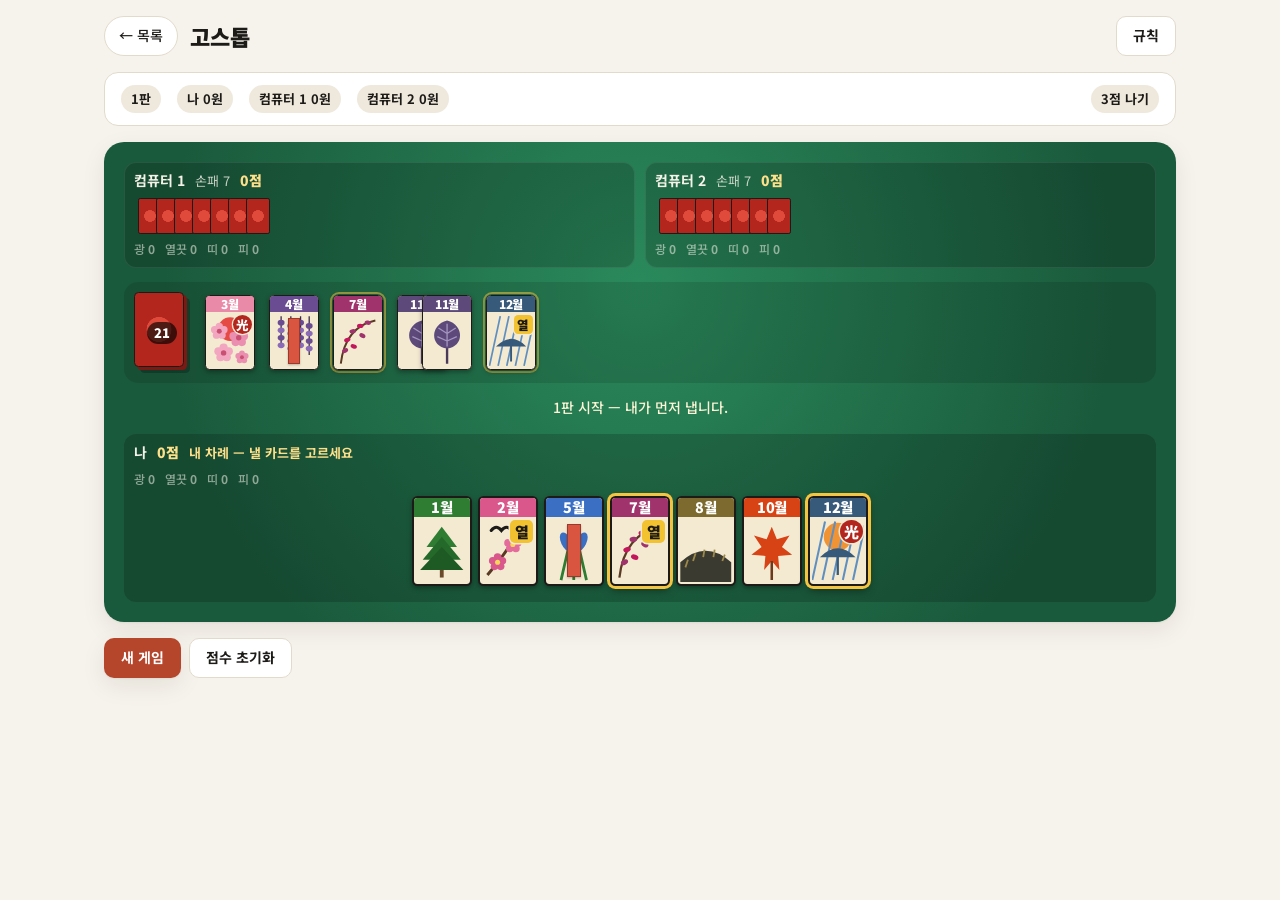
<file: games/gostop.html>
<!doctype html>
<html lang="ko">
<head>
  <meta charset="utf-8">
  <meta name="viewport" content="width=device-width, initial-scale=1">
  <title>고스톱 · 미니게임센터</title>
  <meta name="description" content="셋이서 즐기는 화투 대표 게임. 광·띠·열끗·피를 모아 3점부터 나요.">
  <meta property="og:type" content="website">
  <meta property="og:site_name" content="미니게임센터">
  <meta property="og:locale" content="ko_KR">
  <meta property="og:url" content="https://minigame-lyart.vercel.app/games/gostop.html">
  <meta property="og:title" content="고스톱 · 미니게임센터">
  <meta property="og:description" content="셋이서 즐기는 화투 대표 게임. 광·띠·열끗·피를 모아 3점부터 나요.">
  <meta property="og:image" content="https://minigame-lyart.vercel.app/assets/og.png">
  <meta property="og:image:width" content="1200">
  <meta property="og:image:height" content="630">
  <meta name="twitter:card" content="summary_large_image">
  <meta name="twitter:title" content="고스톱 · 미니게임센터">
  <meta name="twitter:description" content="셋이서 즐기는 화투 대표 게임. 광·띠·열끗·피를 모아 3점부터 나요.">
  <meta name="twitter:image" content="https://minigame-lyart.vercel.app/assets/og.png">
  <link rel="icon" href="data:image/svg+xml,%3Csvg xmlns='http://www.w3.org/2000/svg' viewBox='0 0 64 64'%3E%3Crect width='64' height='64' rx='14' fill='%23b5462b'/%3E%3Ctext x='32' y='47' font-size='42' text-anchor='middle' fill='white'%3E%E2%99%9E%3C/text%3E%3C/svg%3E">
  <link rel="preconnect" href="https://fonts.googleapis.com">
  <link rel="preconnect" href="https://fonts.gstatic.com" crossorigin>
  <link href="https://fonts.googleapis.com/css2?family=Noto+Sans+KR:wght@400;500;700;900&family=Noto+Sans+Symbols+2&display=swap" rel="stylesheet">
  <link rel="stylesheet" href="../assets/style.css">
  <link rel="stylesheet" href="../assets/game.css">
  <link rel="stylesheet" href="hwatu.css">
</head>
<body data-players="3">
  <header class="game-top">
    <a class="back-link" href="../">← 목록</a>
    <h1 class="game-title">고스톱</h1>
    <button class="btn btn-ghost btn-sm" id="rulesBtn" type="button">규칙</button>
  </header>

  <main class="game-wrap">
    <div class="status-bar" id="status"></div>
    <div class="table-felt hw-table">
      <div class="hw-opps" id="hwOpps"></div>
      <div class="hw-mid">
        <div class="hw-pile" id="hwPile" title="더미"></div>
        <div class="hw-floor" id="hwFloor"></div>
      </div>
      <p class="hw-log" id="hwLog" aria-live="polite"></p>
      <section class="hw-me">
        <div class="hw-mehead" id="hwMeHead"></div>
        <div class="hw-cap" id="hwMeCap"></div>
        <div class="hw-hand" id="hwHand"></div>
      </section>
    </div>
    <div class="controls">
      <button class="btn btn-primary btn-sm" id="newGame" type="button">새 게임</button>
      <button class="btn btn-ghost btn-sm" id="resetMoney" type="button">점수 초기화</button>
    </div>
  </main>

  <script src="../assets/common.js"></script>
  <script src="hwatu.js"></script>
</body>
</html>
</file>
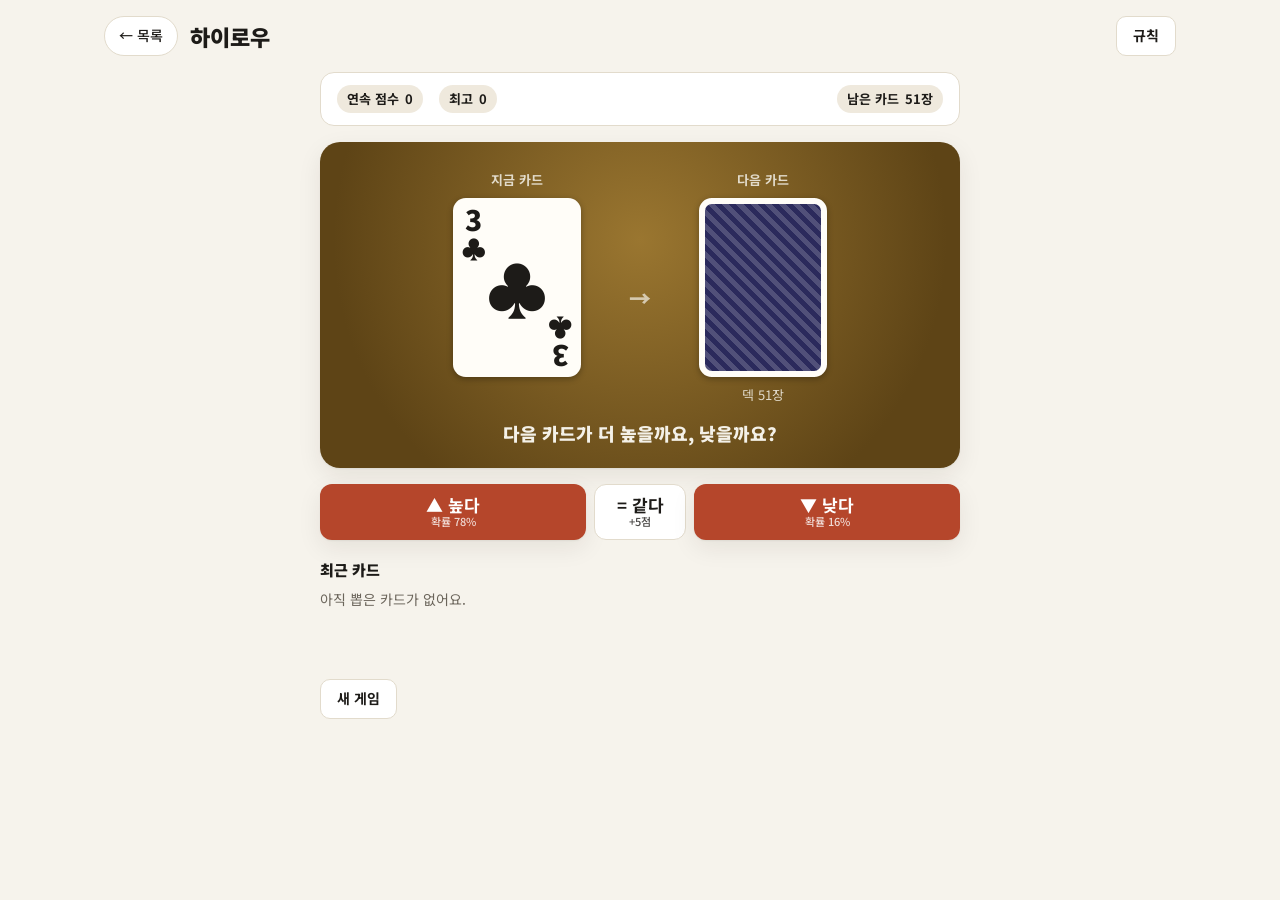
<file: games/highlow.html>
<!doctype html>
<html lang="ko">
<head>
  <meta charset="utf-8">
  <meta name="viewport" content="width=device-width, initial-scale=1">
  <title>하이로우 · 미니게임센터</title>
  <meta name="description" content="다음 카드가 더 높을까, 낮을까? 연속으로 맞혀 점수를 쌓아요.">
  <meta property="og:type" content="website">
  <meta property="og:site_name" content="미니게임센터">
  <meta property="og:locale" content="ko_KR">
  <meta property="og:url" content="https://minigame-lyart.vercel.app/games/highlow.html">
  <meta property="og:title" content="하이로우 · 미니게임센터">
  <meta property="og:description" content="다음 카드가 더 높을까, 낮을까? 연속으로 맞혀 점수를 쌓아요.">
  <meta property="og:image" content="https://minigame-lyart.vercel.app/assets/og.png">
  <meta property="og:image:width" content="1200">
  <meta property="og:image:height" content="630">
  <meta name="twitter:card" content="summary_large_image">
  <meta name="twitter:title" content="하이로우 · 미니게임센터">
  <meta name="twitter:description" content="다음 카드가 더 높을까, 낮을까? 연속으로 맞혀 점수를 쌓아요.">
  <meta name="twitter:image" content="https://minigame-lyart.vercel.app/assets/og.png">
  <link rel="icon" href="data:image/svg+xml,%3Csvg xmlns='http://www.w3.org/2000/svg' viewBox='0 0 64 64'%3E%3Crect width='64' height='64' rx='14' fill='%23b5462b'/%3E%3Ctext x='32' y='47' font-size='42' text-anchor='middle' fill='white'%3E%E2%99%9E%3C/text%3E%3C/svg%3E">
  <link rel="preconnect" href="https://fonts.googleapis.com">
  <link rel="preconnect" href="https://fonts.gstatic.com" crossorigin>
  <link href="https://fonts.googleapis.com/css2?family=Noto+Sans+KR:wght@400;500;700;900&family=Noto+Sans+Symbols+2&display=swap" rel="stylesheet">
  <link rel="stylesheet" href="../assets/style.css">
  <link rel="stylesheet" href="../assets/game.css">
  <style>
    .hl-wrap { max-width: 640px; margin: 0 auto; }
    .num { font-variant-numeric: tabular-nums; }

    .hl-table { background: radial-gradient(circle at 50% 30%, #9a7630, #5e4416 78%); }
    .hl-stage {
      display: flex;
      justify-content: center;
      align-items: flex-start;
      gap: clamp(16px, 6vw, 48px);
      padding: 8px 0 4px;
    }
    .hl-slot { display: flex; flex-direction: column; align-items: center; gap: 8px; }
    .hl-slot .table-label { margin: 0; }
    .hl-stage .pcard { --w: clamp(96px, 26vw, 128px); }
    .hl-vs {
      align-self: center;
      font-size: 22px;
      font-weight: 900;
      opacity: .7;
      margin-top: 18px;
    }

    .flip {
      position: relative;
      width: clamp(96px, 26vw, 128px);
      height: calc(clamp(96px, 26vw, 128px) * 1.4);
      perspective: 700px;
    }
    .flip .inner { position: absolute; inset: 0; transform-style: preserve-3d; transition: transform .45s ease; }
    .flip.up .inner { transform: rotateY(180deg); }
    .flip .pcard { position: absolute; inset: 0; backface-visibility: hidden; -webkit-backface-visibility: hidden; }
    .flip .pcard:last-child { transform: rotateY(180deg); }
    .flip.ok .pcard:last-child { box-shadow: 0 0 0 4px #7ee2a8, 0 0 18px rgba(126, 226, 168, .7); }
    .flip.bad .pcard:last-child { box-shadow: 0 0 0 4px #ff7a66, 0 0 18px rgba(255, 122, 102, .7); }
    @media (prefers-reduced-motion: reduce) { .flip .inner { transition: none; } }

    .deck-count { font-size: 13px; opacity: .85; }

    .verdict {
      min-height: 28px;
      margin: 10px 0 0;
      text-align: center;
      font-weight: 900;
      font-size: 18px;
    }
    .verdict.ok { color: #b6f5cf; }
    .verdict.bad { color: #ffc2b8; }

    .guess-row {
      display: grid;
      grid-template-columns: 1fr auto 1fr;
      gap: 8px;
      margin-top: 16px;
    }
    .guess-row .btn { height: 56px; font-size: 17px; padding: 0 12px; }
    .guess-row .btn small { display: block; font-size: 11px; font-weight: 500; opacity: .8; }
    .guess-row .btn { flex-direction: column; line-height: 1.2; }
    .btn-eq { min-width: 92px; }

    .history { margin-top: 18px; }
    .history h2 { margin: 0 0 8px; font-size: 15px; font-weight: 900; }
    .hist-row { display: flex; gap: 6px; flex-wrap: wrap; min-height: 74px; }
    .hist-item { display: flex; flex-direction: column; align-items: center; gap: 3px; font-size: 12px; font-weight: 700; color: var(--muted); }
    .hist-item .pcard { --w: 44px; }
    .hist-item .mark-ok { color: #1f9a5c; }
    .hist-item .mark-bad { color: var(--accent); }
    .empty-note { color: var(--muted); font-size: 14px; margin: 0; }
  </style>
</head>
<body>
  <header class="game-top">
    <a class="back-link" href="../">← 목록</a>
    <h1 class="game-title">하이로우</h1>
    <button class="btn btn-ghost btn-sm" id="rulesBtn" type="button">규칙</button>
  </header>

  <main class="game-wrap">
    <div class="hl-wrap">
      <div class="status-bar" id="status">
        <span class="pill num">연속 점수 <span id="streak">0</span></span>
        <span class="pill num">최고 <span id="best">0</span></span>
        <span class="spacer"></span>
        <span class="pill num">남은 카드 <span id="remain">52장</span></span>
      </div>

      <div class="table-felt hl-table">
        <div class="hl-stage">
          <div class="hl-slot">
            <p class="table-label">지금 카드</p>
            <div id="current"></div>
          </div>
          <div class="hl-vs" aria-hidden="true">→</div>
          <div class="hl-slot">
            <p class="table-label">다음 카드</p>
            <div class="flip" id="next"></div>
            <span class="deck-count num" id="deckInfo"></span>
          </div>
        </div>
        <p class="verdict" id="verdict" aria-live="polite"></p>
      </div>

      <div class="guess-row">
        <button class="btn btn-primary" id="hiBtn" type="button">▲ 높다<small id="hiOdds"></small></button>
        <button class="btn btn-ghost btn-eq" id="eqBtn" type="button">= 같다<small>+5점</small></button>
        <button class="btn btn-primary" id="loBtn" type="button">▼ 낮다<small id="loOdds"></small></button>
      </div>

      <section class="history">
        <h2>최근 카드</h2>
        <div class="hist-row" id="history"></div>
      </section>

      <div class="controls">
        <button class="btn btn-ghost btn-sm" id="newGame" type="button">새 게임</button>
      </div>
    </div>
  </main>

  <script src="../assets/common.js"></script>
  <script src="../assets/cards.js"></script>
  <script>
  (function () {
    const BEST_KEY = "minigame.highlow.best";
    const HIST_MAX = 8;

    const $ = (id) => document.getElementById(id);
    const curEl = $("current"), nextEl = $("next"), verdictEl = $("verdict"), histEl = $("history");
    const btns = [$("hiBtn"), $("eqBtn"), $("loBtn")];

    let deck, current, streak, best, busy, history, gen = 0, runBest = 0;

    function loadBest() {
      try { return +localStorage.getItem(BEST_KEY) || 0; } catch (e) { return 0; }
    }
    function saveBest(v) {
      try { localStorage.setItem(BEST_KEY, String(v)); } catch (e) {}
    }

    function freshDeck() {
      return Cards.shuffle(Cards.makeDeck());
    }

    function draw() {
      if (!deck.length) {
        deck = freshDeck();
        // 지금 보이는 카드는 덱에서 뺀다
        deck = deck.filter((c) => !(c.suit === current.suit && c.rank === current.rank));
        MG.toast("카드를 모두 써서 덱을 새로 섞었어요.");
      }
      return deck.pop();
    }

    function newGame() {
      gen++;
      deck = freshDeck();
      current = deck.pop();
      streak = 0;
      best = loadBest();
      runBest = best;
      busy = false;
      history = [];
      verdictEl.textContent = "다음 카드가 더 높을까요, 낮을까요?";
      verdictEl.className = "verdict";
      renderCurrent();
      resetNext();
      renderHistory();
      update();
    }

    function renderCurrent() {
      curEl.innerHTML = "";
      curEl.appendChild(Cards.renderCard(current));
    }

    function resetNext() {
      nextEl.className = "flip";
      nextEl.innerHTML = "";
      const inner = document.createElement("div");
      inner.className = "inner";
      inner.appendChild(Cards.renderCard({ suit: "S", rank: 1, id: -1 }, { faceDown: true }));
      inner.appendChild(Cards.renderCard({ suit: "S", rank: 1, id: -1 }, { faceDown: true }));
      nextEl.appendChild(inner);
    }

    // 남은 덱 기준 확률 (덱이 비면 새 덱 기준)
    function odds() {
      const pool = deck.length ? deck : freshDeck().filter((c) => !(c.suit === current.suit && c.rank === current.rank));
      let hi = 0, lo = 0, eq = 0;
      for (const c of pool) {
        if (c.rank > current.rank) hi++;
        else if (c.rank < current.rank) lo++;
        else eq++;
      }
      const n = pool.length;
      return { hi: Math.round((hi / n) * 100), lo: Math.round((lo / n) * 100), eq: Math.round((eq / n) * 100) };
    }

    function update() {
      $("streak").textContent = streak;
      $("best").textContent = best;
      $("remain").textContent = deck.length + "장";
      $("deckInfo").textContent = deck.length ? `덱 ${deck.length}장` : "다음에 새로 섞어요";
      const o = odds();
      $("hiOdds").textContent = `확률 ${o.hi}%`;
      $("loOdds").textContent = `확률 ${o.lo}%`;
      btns.forEach((b) => (b.disabled = busy));
    }

    function renderHistory() {
      histEl.innerHTML = "";
      if (!history.length) {
        histEl.innerHTML = '<p class="empty-note">아직 뽑은 카드가 없어요.</p>';
        return;
      }
      history.slice(-HIST_MAX).reverse().forEach((h) => {
        const item = document.createElement("div");
        item.className = "hist-item";
        item.appendChild(Cards.renderCard(h.card));
        const mark = document.createElement("span");
        mark.className = h.ok ? "mark-ok" : "mark-bad";
        mark.textContent = (h.ok ? "○ " : "✕ ") + h.label;
        item.appendChild(mark);
        histEl.appendChild(item);
      });
    }

    async function guess(kind) {
      if (busy) return;
      busy = true;
      update();
      const g = gen;
      const card = draw();
      const face = Cards.renderCard(card);
      const inner = nextEl.querySelector(".inner");
      inner.replaceChild(face, inner.lastElementChild);
      nextEl.classList.add("up");
      await MG.sleep(450);
      if (g !== gen) return;

      const actual = card.rank > current.rank ? "hi" : card.rank < current.rank ? "lo" : "eq";
      const ok = kind === actual;
      const label = { hi: "높다", lo: "낮다", eq: "같다" }[kind];
      nextEl.classList.add(ok ? "ok" : "bad");
      verdictEl.className = "verdict " + (ok ? "ok" : "bad");
      const name = Cards.cardName(card);
      if (ok) {
        const gain = kind === "eq" ? 5 : 1;
        streak += gain;
        verdictEl.textContent = `${name}! 정답 +${gain}점`;
        if (streak > best) {
          if (runBest > 0 && best === runBest) MG.toast("최고 기록 경신!");
          best = streak;
          saveBest(best);
        }
      } else {
        verdictEl.textContent = actual === "eq" && kind !== "eq"
          ? `${name}, 같은 숫자라 실패! (${streak}점에서 끝)`
          : `${name}, 아쉬워요! (${streak}점에서 끝)`;
        if (streak > 0) MG.toast(`연속 ${streak}점 기록으로 끝났어요. 다시 0점부터!`);
        streak = 0;
        runBest = best;
      }
      history.push({ card, ok, label });
      if (history.length > 30) history.shift();
      update();
      await MG.sleep(900);
      if (g !== gen) return;
      current = card;
      renderCurrent();
      resetNext();
      renderHistory();
      busy = false;
      update();
    }

    $("hiBtn").addEventListener("click", () => guess("hi"));
    $("loBtn").addEventListener("click", () => guess("lo"));
    $("eqBtn").addEventListener("click", () => guess("eq"));
    document.addEventListener("keydown", (e) => {
      if (document.getElementById("mgModal") && !document.getElementById("mgModal").hidden) return;
      if (e.key === "ArrowUp") { e.preventDefault(); guess("hi"); }
      else if (e.key === "ArrowDown") { e.preventDefault(); guess("lo"); }
      else if (e.key === "=") guess("eq");
    });
    $("newGame").addEventListener("click", newGame);
    $("rulesBtn").addEventListener("click", () => {
      MG.showModal({
        title: "하이로우 규칙",
        html: `<ul>
          <li>지금 카드보다 다음 카드가 <b>높을지 낮을지</b> 맞혀요.</li>
          <li>숫자 순서: <b>A(1)</b> &lt; 2 &lt; … &lt; 10 &lt; J &lt; Q &lt; <b>K(13)</b>. 무늬는 상관없어요.</li>
          <li>맞히면 +1점, 연속으로 맞힐수록 점수가 쌓여요. 틀리면 0점부터 다시 시작해요.</li>
          <li>같은 숫자가 나오면 ‘높다/낮다’는 실패예요. <b>같다</b>를 골라 맞히면 +5점!</li>
          <li>52장을 다 쓰면 덱을 새로 섞어요. 버튼 아래 확률은 남은 덱 기준이에요.</li>
          <li>키보드: ↑ 높다, ↓ 낮다, = 같다</li>
        </ul>`,
      });
    });

    window.HighLow = { get current() { return current; }, get deck() { return deck; }, get streak() { return streak; }, get busy() { return busy; } };

    newGame();
  })();
  </script>
</body>
</html>
</file>
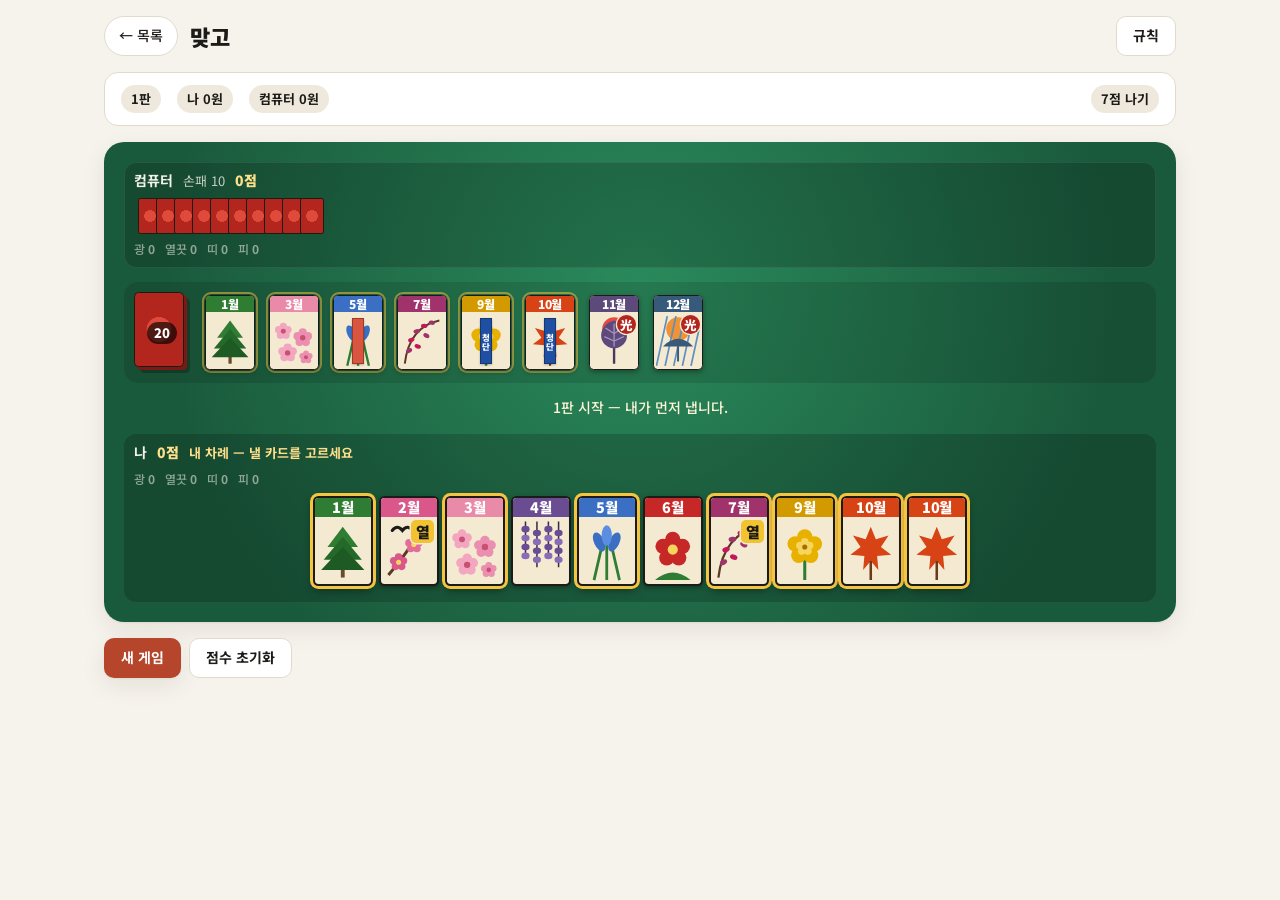
<file: games/matgo.html>
<!doctype html>
<html lang="ko">
<head>
  <meta charset="utf-8">
  <meta name="viewport" content="width=device-width, initial-scale=1">
  <title>맞고 · 미니게임센터</title>
  <meta name="description" content="둘이서 치는 고스톱. 패를 모아 점수를 내고 고 할지 스톱 할지 정해요.">
  <meta property="og:type" content="website">
  <meta property="og:site_name" content="미니게임센터">
  <meta property="og:locale" content="ko_KR">
  <meta property="og:url" content="https://minigame-lyart.vercel.app/games/matgo.html">
  <meta property="og:title" content="맞고 · 미니게임센터">
  <meta property="og:description" content="둘이서 치는 고스톱. 패를 모아 점수를 내고 고 할지 스톱 할지 정해요.">
  <meta property="og:image" content="https://minigame-lyart.vercel.app/assets/og.png">
  <meta property="og:image:width" content="1200">
  <meta property="og:image:height" content="630">
  <meta name="twitter:card" content="summary_large_image">
  <meta name="twitter:title" content="맞고 · 미니게임센터">
  <meta name="twitter:description" content="둘이서 치는 고스톱. 패를 모아 점수를 내고 고 할지 스톱 할지 정해요.">
  <meta name="twitter:image" content="https://minigame-lyart.vercel.app/assets/og.png">
  <link rel="icon" href="data:image/svg+xml,%3Csvg xmlns='http://www.w3.org/2000/svg' viewBox='0 0 64 64'%3E%3Crect width='64' height='64' rx='14' fill='%23b5462b'/%3E%3Ctext x='32' y='47' font-size='42' text-anchor='middle' fill='white'%3E%E2%99%9E%3C/text%3E%3C/svg%3E">
  <link rel="preconnect" href="https://fonts.googleapis.com">
  <link rel="preconnect" href="https://fonts.gstatic.com" crossorigin>
  <link href="https://fonts.googleapis.com/css2?family=Noto+Sans+KR:wght@400;500;700;900&family=Noto+Sans+Symbols+2&display=swap" rel="stylesheet">
  <link rel="stylesheet" href="../assets/style.css">
  <link rel="stylesheet" href="../assets/game.css">
  <link rel="stylesheet" href="hwatu.css">
</head>
<body data-players="2">
  <header class="game-top">
    <a class="back-link" href="../">← 목록</a>
    <h1 class="game-title">맞고</h1>
    <button class="btn btn-ghost btn-sm" id="rulesBtn" type="button">규칙</button>
  </header>

  <main class="game-wrap">
    <div class="status-bar" id="status"></div>
    <div class="table-felt hw-table">
      <div class="hw-opps" id="hwOpps"></div>
      <div class="hw-mid">
        <div class="hw-pile" id="hwPile" title="더미"></div>
        <div class="hw-floor" id="hwFloor"></div>
      </div>
      <p class="hw-log" id="hwLog" aria-live="polite"></p>
      <section class="hw-me">
        <div class="hw-mehead" id="hwMeHead"></div>
        <div class="hw-cap" id="hwMeCap"></div>
        <div class="hw-hand" id="hwHand"></div>
      </section>
    </div>
    <div class="controls">
      <button class="btn btn-primary btn-sm" id="newGame" type="button">새 게임</button>
      <button class="btn btn-ghost btn-sm" id="resetMoney" type="button">점수 초기화</button>
    </div>
  </main>

  <script src="../assets/common.js"></script>
  <script src="hwatu.js"></script>
</body>
</html>
</file>
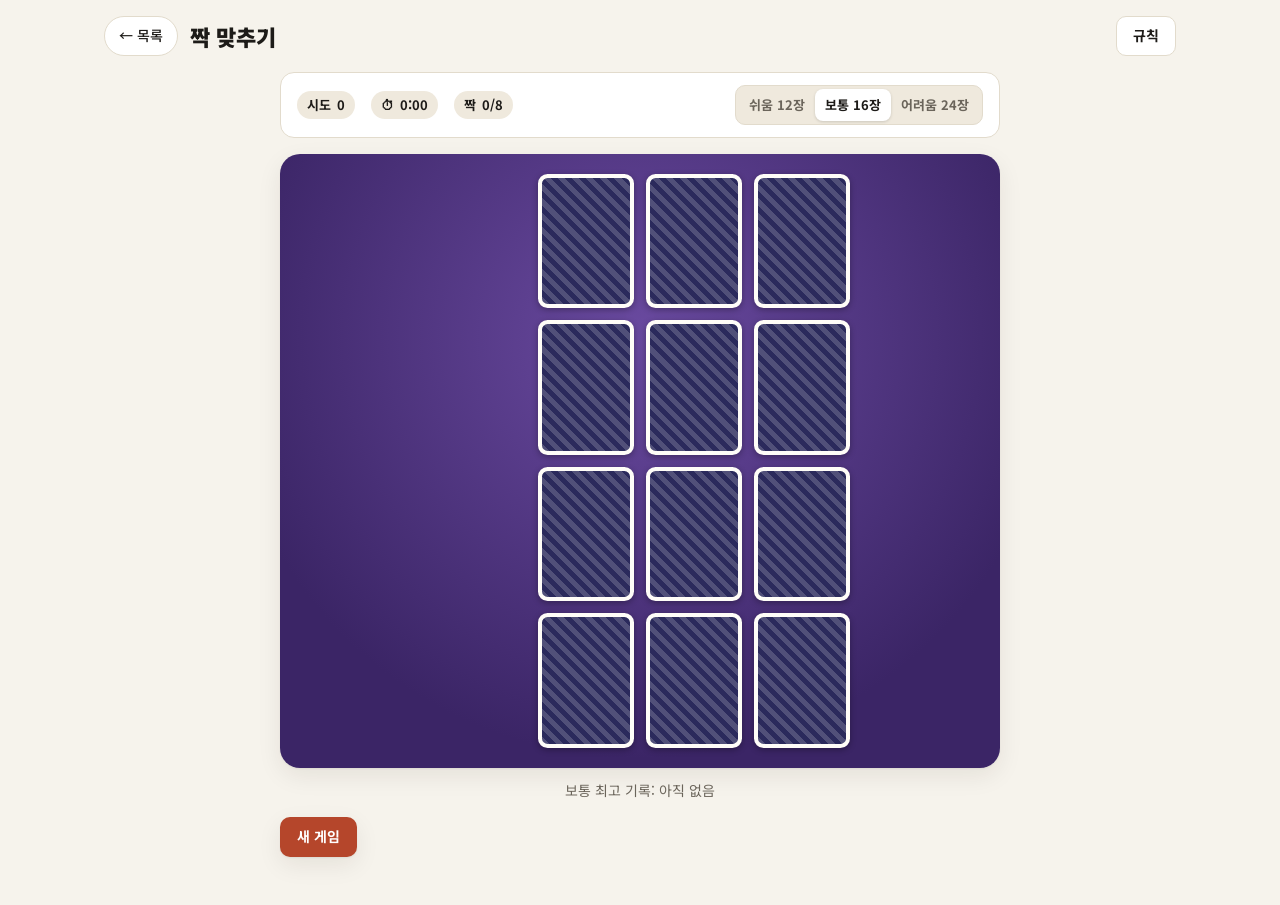
<file: games/memory.html>
<!doctype html>
<html lang="ko">
<head>
  <meta charset="utf-8">
  <meta name="viewport" content="width=device-width, initial-scale=1">
  <title>짝 맞추기 · 미니게임센터</title>
  <meta name="description" content="뒤집힌 카드를 두 장씩 열어 같은 그림의 짝을 찾아요.">
  <meta property="og:type" content="website">
  <meta property="og:site_name" content="미니게임센터">
  <meta property="og:locale" content="ko_KR">
  <meta property="og:url" content="https://minigame-lyart.vercel.app/games/memory.html">
  <meta property="og:title" content="짝 맞추기 · 미니게임센터">
  <meta property="og:description" content="뒤집힌 카드를 두 장씩 열어 같은 그림의 짝을 찾아요.">
  <meta property="og:image" content="https://minigame-lyart.vercel.app/assets/og.png">
  <meta property="og:image:width" content="1200">
  <meta property="og:image:height" content="630">
  <meta name="twitter:card" content="summary_large_image">
  <meta name="twitter:title" content="짝 맞추기 · 미니게임센터">
  <meta name="twitter:description" content="뒤집힌 카드를 두 장씩 열어 같은 그림의 짝을 찾아요.">
  <meta name="twitter:image" content="https://minigame-lyart.vercel.app/assets/og.png">
  <link rel="icon" href="data:image/svg+xml,%3Csvg xmlns='http://www.w3.org/2000/svg' viewBox='0 0 64 64'%3E%3Crect width='64' height='64' rx='14' fill='%23b5462b'/%3E%3Ctext x='32' y='47' font-size='42' text-anchor='middle' fill='white'%3E%E2%99%9E%3C/text%3E%3C/svg%3E">
  <link rel="preconnect" href="https://fonts.googleapis.com">
  <link rel="preconnect" href="https://fonts.gstatic.com" crossorigin>
  <link href="https://fonts.googleapis.com/css2?family=Noto+Sans+KR:wght@400;500;700;900&family=Noto+Sans+Symbols+2&display=swap" rel="stylesheet">
  <link rel="stylesheet" href="../assets/style.css">
  <link rel="stylesheet" href="../assets/game.css">
  <style>
    .mem-wrap { max-width: 720px; margin: 0 auto; }

    .level-switch {
      display: inline-flex;
      padding: 3px;
      border-radius: 10px;
      border: 1px solid var(--line);
      background: var(--surface-2);
    }
    .level-switch button {
      height: 32px;
      padding: 0 10px;
      border: 0;
      border-radius: 8px;
      background: transparent;
      color: var(--muted);
      font-size: 13px;
      font-weight: 700;
      cursor: pointer;
      white-space: nowrap;
    }
    .level-switch button[aria-pressed="true"] { background: var(--surface); color: var(--text); box-shadow: 0 1px 3px rgba(0,0,0,.15); }

    .num { font-variant-numeric: tabular-nums; }

    .mem-table { background: radial-gradient(circle at 50% 30%, #6a4aa0, #3b2566 75%); }
    .mem-grid {
      display: grid;
      grid-template-columns: repeat(var(--cols), var(--w));
      gap: var(--gap);
      justify-content: center;
    }
    .mcard {
      position: relative;
      width: var(--w);
      height: calc(var(--w) * 1.4);
      padding: 0;
      border: 0;
      background: none;
      perspective: 600px;
      cursor: pointer;
      -webkit-tap-highlight-color: transparent;
    }
    .mcard:disabled { cursor: default; }
    .mcard:focus-visible { outline: 3px solid #f5c542; outline-offset: 2px; border-radius: 8px; }
    .mcard .inner {
      position: absolute;
      inset: 0;
      transform-style: preserve-3d;
      transition: transform .35s ease;
    }
    .mcard.up .inner { transform: rotateY(180deg); }
    .mcard .pcard {
      --w: inherit;
      position: absolute;
      inset: 0;
      width: 100%;
      height: 100%;
      backface-visibility: hidden;
      -webkit-backface-visibility: hidden;
    }
    .mcard .face { transform: rotateY(180deg); }
    .mcard:not(:disabled):hover .pcard.back { filter: brightness(1.15); }
    .mcard.matched .face { box-shadow: 0 0 0 3px #f5c542, 0 2px 6px rgba(0,0,0,.3); }
    .mcard.matched.done .face { opacity: .78; }
    .mcard.miss .face { box-shadow: 0 0 0 3px #e0412a, 0 2px 6px rgba(0,0,0,.3); }
    @media (prefers-reduced-motion: reduce) { .mcard .inner { transition: none; } }

    .best-line { margin: 12px 0 0; color: var(--muted); font-size: 14px; text-align: center; }
  </style>
</head>
<body>
  <header class="game-top">
    <a class="back-link" href="../">← 목록</a>
    <h1 class="game-title">짝 맞추기</h1>
    <button class="btn btn-ghost btn-sm" id="rulesBtn" type="button">규칙</button>
  </header>

  <main class="game-wrap">
    <div class="mem-wrap">
      <div class="status-bar" id="status">
        <span class="pill num">시도 <span id="tries">0</span></span>
        <span class="pill num">⏱ <span id="time">0:00</span></span>
        <span class="pill num">짝 <span id="pairs">0/0</span></span>
        <span class="spacer"></span>
        <div class="level-switch" role="group" aria-label="난이도">
          <button type="button" data-n="12">쉬움 12장</button>
          <button type="button" data-n="16" aria-pressed="true">보통 16장</button>
          <button type="button" data-n="24">어려움 24장</button>
        </div>
      </div>

      <div class="table-felt mem-table">
        <div class="mem-grid" id="grid" aria-label="카드 판"></div>
      </div>
      <p class="best-line" id="best"></p>

      <div class="controls">
        <button class="btn btn-primary btn-sm" id="newGame" type="button">새 게임</button>
      </div>
    </div>
  </main>

  <script src="../assets/common.js"></script>
  <script src="../assets/cards.js"></script>
  <script>
  (function () {
    const BEST_KEY = "minigame.memory.best";
    const LEVELS = { 12: { cols: 4, mcols: 4, name: "쉬움" }, 16: { cols: 4, mcols: 4, name: "보통" }, 24: { cols: 6, mcols: 4, name: "어려움" } };

    const gridEl = document.getElementById("grid");
    const triesEl = document.getElementById("tries");
    const timeEl = document.getElementById("time");
    const pairsEl = document.getElementById("pairs");
    const bestEl = document.getElementById("best");

    let size = 16, deck = [], open = [], matched = 0, tries = 0, startAt = 0, timer = null, busy = false, finished = false, gen = 0;

    function loadBest() {
      try { return JSON.parse(localStorage.getItem(BEST_KEY)) || {}; } catch (e) { return {}; }
    }
    function saveBest(b) {
      try { localStorage.setItem(BEST_KEY, JSON.stringify(b)); } catch (e) {}
    }

    const fmt = (s) => `${Math.floor(s / 60)}:${String(s % 60).padStart(2, "0")}`;
    const elapsed = () => (startAt ? Math.floor((Date.now() - startAt) / 1000) : 0);

    // 짝 = 같은 숫자 + 같은 색 (예: ♠7 과 ♣7)
    function buildDeck(n) {
      const combos = [];
      for (let rank = 1; rank <= 13; rank++) {
        combos.push({ rank, suits: ["S", "C"] });
        combos.push({ rank, suits: ["H", "D"] });
      }
      Cards.shuffle(combos);
      const out = [];
      let id = 0;
      combos.slice(0, n / 2).forEach((cb, k) => {
        cb.suits.forEach((suit) => out.push({ suit, rank: cb.rank, joker: false, id: id++, key: k }));
      });
      return Cards.shuffle(out);
    }

    function layout() {
      const lv = LEVELS[size];
      const felt = gridEl.parentElement;
      const cs = getComputedStyle(felt);
      const avail = felt.clientWidth - parseFloat(cs.paddingLeft) - parseFloat(cs.paddingRight);
      const narrow = avail < 480;
      const cols = narrow ? lv.mcols : lv.cols;
      const gap = narrow ? 8 : 12;
      const maxW = size === 24 ? (narrow ? 64 : 84) : 96;
      // 화면 높이도 고려해 너무 길어지지 않게
      const rows = Math.ceil(size / cols);
      const byH = Math.floor(((window.innerHeight - 260) / rows - gap) / 1.4);
      let w = Math.floor((avail - gap * (cols - 1)) / cols);
      w = Math.max(44, Math.min(w, maxW, Math.max(byH, 52)));
      gridEl.style.setProperty("--cols", cols);
      gridEl.style.setProperty("--w", w + "px");
      gridEl.style.setProperty("--gap", gap + "px");
    }

    function newGame() {
      gen++;
      clearInterval(timer);
      timer = null;
      deck = buildDeck(size);
      open = [];
      matched = 0;
      tries = 0;
      startAt = 0;
      busy = false;
      finished = false;
      gridEl.innerHTML = "";
      deck.forEach((card, i) => {
        const b = document.createElement("button");
        b.type = "button";
        b.className = "mcard";
        b.dataset.i = i;
        b.setAttribute("aria-label", `${i + 1}번 카드, 뒤집힘`);
        const inner = document.createElement("div");
        inner.className = "inner";
        inner.appendChild(Cards.renderCard(card, { faceDown: true }));
        const face = Cards.renderCard(card, { extraClass: "face" });
        face.removeAttribute("aria-label");
        inner.appendChild(face);
        b.appendChild(inner);
        gridEl.appendChild(b);
      });
      layout();
      updateStatus();
      showBest();
    }

    function updateStatus() {
      triesEl.textContent = tries;
      timeEl.textContent = fmt(elapsed());
      pairsEl.textContent = `${matched}/${size / 2}`;
    }

    function showBest() {
      const b = loadBest()[size];
      bestEl.textContent = b ? `${LEVELS[size].name} 최고 기록: 시도 ${b.tries}회 · ${fmt(b.time)}` : `${LEVELS[size].name} 최고 기록: 아직 없음`;
    }

    gridEl.addEventListener("click", (e) => {
      const b = e.target.closest(".mcard");
      if (!b) return;
      flip(b);
    });

    function flip(b) {
      if (busy || finished || b.classList.contains("up")) return;
      if (!startAt) {
        startAt = Date.now();
        timer = setInterval(updateStatus, 1000);
      }
      const card = deck[+b.dataset.i];
      b.classList.add("up");
      b.setAttribute("aria-label", `${Cards.cardName(card)}`);
      open.push(b);
      if (open.length < 2) return;

      tries++;
      const [a, c] = open;
      open = [];
      const ka = deck[+a.dataset.i].key, kc = deck[+c.dataset.i].key;
      if (ka === kc) {
        matched++;
        [a, c].forEach((x) => { x.classList.add("matched"); x.disabled = true; });
        setTimeout(() => [a, c].forEach((x) => x.classList.add("done")), 600);
        updateStatus();
        if (matched === size / 2) win();
      } else {
        busy = true;
        updateStatus();
        const g = gen;
        setTimeout(() => [a, c].forEach((x) => x.classList.add("miss")), 300);
        setTimeout(() => {
          if (g !== gen) return;
          [a, c].forEach((x) => {
            x.classList.remove("up", "miss");
            x.setAttribute("aria-label", `${+x.dataset.i + 1}번 카드, 뒤집힘`);
          });
          busy = false;
        }, 850);
      }
    }

    function win() {
      finished = true;
      clearInterval(timer);
      const t = elapsed();
      updateStatus();
      const all = loadBest();
      const prev = all[size];
      const isBest = !prev || tries < prev.tries || (tries === prev.tries && t < prev.time);
      if (isBest) {
        all[size] = { tries, time: t };
        saveBest(all);
      }
      showBest();
      setTimeout(() => {
        MG.showModal({
          title: isBest ? "최고 기록 달성!" : "모두 찾았어요!",
          html: `<p>${LEVELS[size].name} ${size}장을 <b>시도 ${tries}회</b>, <b>${fmt(t)}</b> 만에 맞췄어요.</p>` +
            (prev && !isBest ? `<p>최고 기록: 시도 ${prev.tries}회 · ${fmt(prev.time)}</p>` : ""),
          buttons: [{ label: "닫기" }, { label: "다시 하기", primary: true, onClick: newGame }],
        });
      }, 500);
    }

    document.querySelectorAll(".level-switch button").forEach((btn) => {
      btn.addEventListener("click", () => {
        size = +btn.dataset.n;
        document.querySelectorAll(".level-switch button").forEach((b) => b.setAttribute("aria-pressed", String(b === btn)));
        newGame();
      });
    });
    document.getElementById("newGame").addEventListener("click", newGame);
    document.getElementById("rulesBtn").addEventListener("click", () => {
      MG.showModal({
        title: "짝 맞추기 규칙",
        html: `<ul>
          <li>뒤집힌 카드를 두 장씩 열어요.</li>
          <li><b>숫자와 색이 같으면</b> 짝이에요. (예: ♠7 과 ♣7, ♥Q 와 ♦Q)</li>
          <li>짝이 맞으면 그대로 열려 있고, 틀리면 잠시 뒤 다시 뒤집혀요.</li>
          <li>모든 짝을 찾으면 끝! 시도 횟수가 적을수록, 같으면 시간이 짧을수록 좋은 기록이에요.</li>
          <li>난이도: 쉬움 12장 · 보통 16장 · 어려움 24장</li>
        </ul>`,
      });
    });
    let rt;
    window.addEventListener("resize", () => { clearTimeout(rt); rt = setTimeout(layout, 100); });

    // 테스트용
    window.Memory = { get deck() { return deck; } };

    newGame();
  })();
  </script>
</body>
</html>
</file>
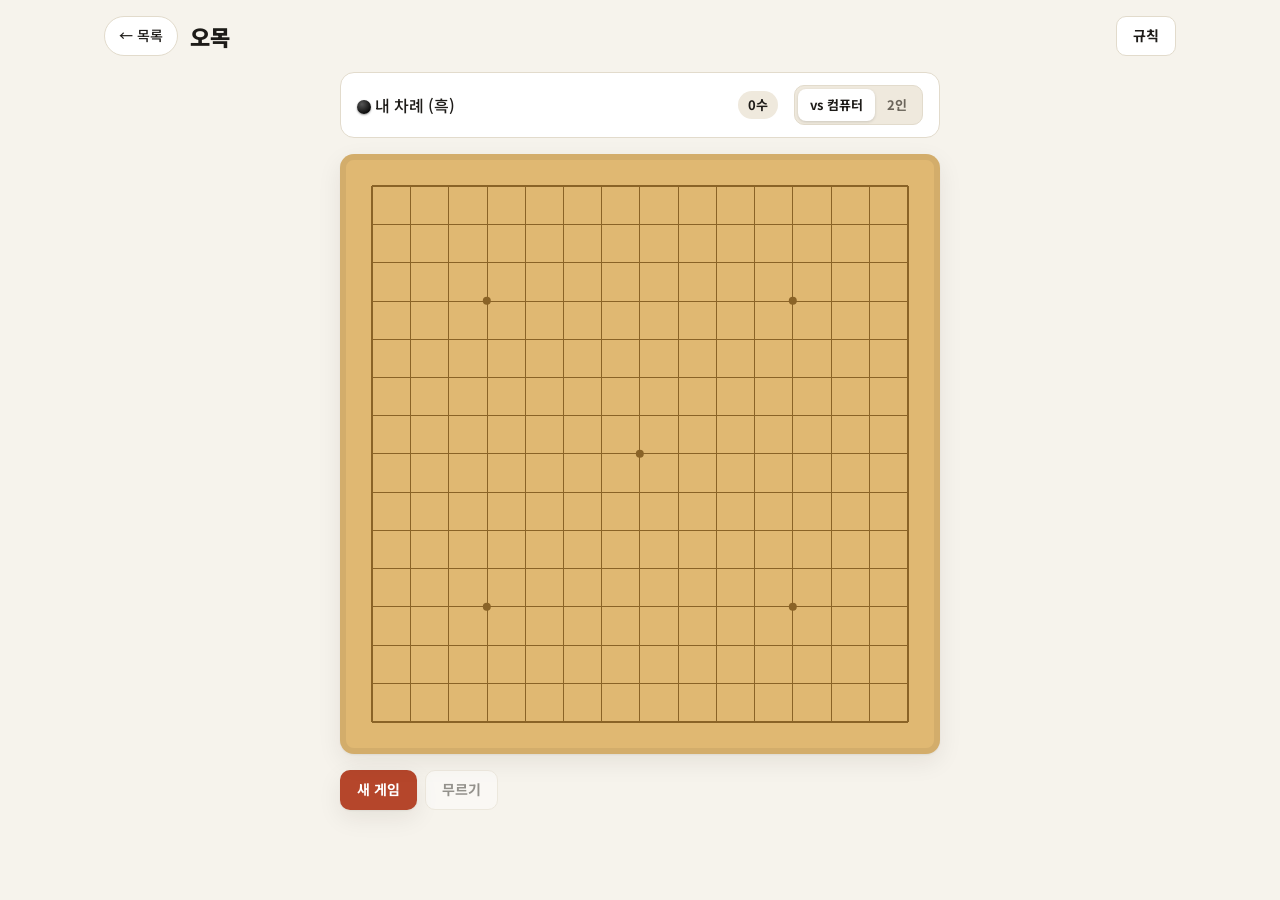
<file: games/omok.html>
<!doctype html>
<html lang="ko">
<head>
  <meta charset="utf-8">
  <meta name="viewport" content="width=device-width, initial-scale=1">
  <title>오목 · 미니게임센터</title>
  <meta name="description" content="가로·세로·대각선으로 다섯 돌을 먼저 잇는 사람이 승리.">
  <meta property="og:type" content="website">
  <meta property="og:site_name" content="미니게임센터">
  <meta property="og:locale" content="ko_KR">
  <meta property="og:url" content="https://minigame-lyart.vercel.app/games/omok.html">
  <meta property="og:title" content="오목 · 미니게임센터">
  <meta property="og:description" content="가로·세로·대각선으로 다섯 돌을 먼저 잇는 사람이 승리.">
  <meta property="og:image" content="https://minigame-lyart.vercel.app/assets/og.png">
  <meta property="og:image:width" content="1200">
  <meta property="og:image:height" content="630">
  <meta name="twitter:card" content="summary_large_image">
  <meta name="twitter:title" content="오목 · 미니게임센터">
  <meta name="twitter:description" content="가로·세로·대각선으로 다섯 돌을 먼저 잇는 사람이 승리.">
  <meta name="twitter:image" content="https://minigame-lyart.vercel.app/assets/og.png">
  <link rel="icon" href="data:image/svg+xml,%3Csvg xmlns='http://www.w3.org/2000/svg' viewBox='0 0 64 64'%3E%3Crect width='64' height='64' rx='14' fill='%23b5462b'/%3E%3Ctext x='32' y='47' font-size='42' text-anchor='middle' fill='white'%3E%E2%99%9E%3C/text%3E%3C/svg%3E">
  <link rel="preconnect" href="https://fonts.googleapis.com">
  <link rel="preconnect" href="https://fonts.gstatic.com" crossorigin>
  <link href="https://fonts.googleapis.com/css2?family=Noto+Sans+KR:wght@400;500;700;900&family=Noto+Sans+Symbols+2&display=swap" rel="stylesheet">
  <link rel="stylesheet" href="../assets/style.css">
  <link rel="stylesheet" href="../assets/game.css">
  <style>
    .omok-wrap { max-width: 600px; margin: 0 auto; }

    .mode-switch {
      display: inline-flex;
      padding: 3px;
      border-radius: 10px;
      border: 1px solid var(--line);
      background: var(--surface-2);
    }
    .mode-switch button {
      height: 32px;
      padding: 0 12px;
      border: 0;
      border-radius: 8px;
      background: transparent;
      color: var(--muted);
      font-size: 13px;
      font-weight: 700;
      cursor: pointer;
    }
    .mode-switch button[aria-pressed="true"] { background: var(--surface); color: var(--text); box-shadow: 0 1px 3px rgba(0,0,0,.15); }

    .turn-dot {
      display: inline-block;
      width: 14px;
      height: 14px;
      border-radius: 50%;
      vertical-align: -2px;
      box-shadow: 0 1px 2px rgba(0,0,0,.4);
    }
    .turn-dot.b { background: radial-gradient(circle at 35% 30%, #555, #0d0d0d 70%); }
    .turn-dot.w { background: radial-gradient(circle at 35% 30%, #fff, #d8d3c8 75%); }

    .board-frame {
      position: relative;
      width: 100%;
      aspect-ratio: 1;
      padding: 2.2%;
      border-radius: 14px;
      background: var(--board);
      box-shadow: var(--shadow), inset 0 0 0 6px rgba(0, 0, 0, .06);
    }
    .board {
      display: grid;
      grid-template-columns: repeat(15, minmax(0, 1fr));
      grid-template-rows: repeat(15, minmax(0, 1fr));
      width: 100%;
      height: 100%;
      touch-action: manipulation;
    }
    .pt {
      position: relative;
      padding: 0;
      margin: 0;
      border: 0;
      background: transparent;
      font-size: 0;
      line-height: 0;
      min-width: 0;
      min-height: 0;
      cursor: pointer;
      -webkit-tap-highlight-color: transparent;
    }
    .pt:disabled { cursor: default; }
    /* 선 */
    .pt::before, .pt::after {
      content: "";
      position: absolute;
      background: var(--board-line);
      pointer-events: none;
    }
    .pt::before { left: 0; right: 0; top: calc(50% - .5px); height: 1px; }
    .pt::after { top: 0; bottom: 0; left: calc(50% - .5px); width: 1px; }
    .pt.left::before { left: 50%; }
    .pt.right::before { right: 50%; }
    .pt.top::after { top: 50%; }
    .pt.bottom::after { bottom: 50%; }
    .pt.edge-r::before { height: 2px; top: calc(50% - 1px); }
    .pt.edge-c::after { width: 2px; left: calc(50% - 1px); }
    .star {
      position: absolute;
      left: 50%;
      top: 50%;
      width: 22%;
      aspect-ratio: 1;
      translate: -50% -50%;
      border-radius: 50%;
      background: var(--board-line);
      pointer-events: none;
    }
    .st {
      position: absolute;
      inset: 6%;
      z-index: 1;
      border-radius: 50%;
      box-shadow: 0 2px 4px rgba(0, 0, 0, .4);
      pointer-events: none;
      animation: drop .16s ease-out;
    }
    .st.b { background: radial-gradient(circle at 35% 30%, #555, #0d0d0d 70%); }
    .st.w { background: radial-gradient(circle at 35% 30%, #fff, #d8d3c8 75%); }
    .st.last::after {
      content: "";
      position: absolute;
      left: 50%;
      top: 50%;
      width: 32%;
      aspect-ratio: 1;
      translate: -50% -50%;
      border-radius: 50%;
      background: #e0412a;
    }
    .st.win { box-shadow: 0 0 0 2px #f5c542, 0 0 10px 3px rgba(245, 197, 66, .9); }
    .pt:not(:disabled):hover .ghost { opacity: .35; }
    .ghost {
      position: absolute;
      inset: 10%;
      border-radius: 50%;
      opacity: 0;
      pointer-events: none;
    }
    .ghost.b { background: #111; }
    .ghost.w { background: #fff; }
    .pt:focus-visible { outline: 2px solid var(--accent); outline-offset: -2px; border-radius: 50%; }
    @keyframes drop { from { transform: scale(1.25); opacity: .4; } }
    @media (prefers-reduced-motion: reduce) { .st { animation: none; } }
    @media (hover: none) { .ghost { display: none; } }

    .coords { font-variant-numeric: tabular-nums; }
  </style>
</head>
<body>
  <header class="game-top">
    <a class="back-link" href="../">← 목록</a>
    <h1 class="game-title">오목</h1>
    <button class="btn btn-ghost btn-sm" id="rulesBtn" type="button">규칙</button>
  </header>

  <main class="game-wrap">
    <div class="omok-wrap">
      <div class="status-bar" id="status">
        <span id="turnText" aria-live="polite"></span>
        <span class="spacer"></span>
        <span class="pill coords" id="moveCount">0수</span>
        <div class="mode-switch" role="group" aria-label="대국 방식">
          <button type="button" data-mode="ai" aria-pressed="true">vs 컴퓨터</button>
          <button type="button" data-mode="pvp" aria-pressed="false">2인</button>
        </div>
      </div>

      <div class="board-frame">
        <div class="board" id="board" role="grid" aria-label="오목판 15×15"></div>
      </div>

      <div class="controls">
        <button class="btn btn-primary btn-sm" id="newGame" type="button">새 게임</button>
        <button class="btn btn-ghost btn-sm" id="undoBtn" type="button">무르기</button>
      </div>
    </div>
  </main>

  <script src="../assets/common.js"></script>
  <script>
  (function () {
    const N = 15;
    const EMPTY = 0, BLACK = 1, WHITE = 2;
    const NAME = { 1: "흑", 2: "백" };
    const DIRS = [[0, 1], [1, 0], [1, 1], [1, -1]];
    const STARS = new Set(["3,3", "3,11", "7,7", "11,3", "11,11"]);

    const boardEl = document.getElementById("board");
    const turnText = document.getElementById("turnText");
    const moveCountEl = document.getElementById("moveCount");
    const undoBtn = document.getElementById("undoBtn");

    let grid, moves, turn, over, mode = "ai", thinking = false, winLine = null, aiToken = 0;
    const cells = [];

    // ---------- 판 만들기 ----------
    for (let r = 0; r < N; r++) {
      for (let c = 0; c < N; c++) {
        const b = document.createElement("button");
        b.type = "button";
        b.className = "pt";
        if (r === 0) b.classList.add("top"); if (r === N - 1) b.classList.add("bottom");
        if (c === 0) b.classList.add("left"); if (c === N - 1) b.classList.add("right");
        if (r === 0 || r === N - 1) b.classList.add("edge-r");
        if (c === 0 || c === N - 1) b.classList.add("edge-c");
        b.dataset.r = r;
        b.dataset.c = c;
        b.setAttribute("aria-label", `${r + 1}행 ${c + 1}열`);
        if (STARS.has(r + "," + c)) b.insertAdjacentHTML("beforeend", '<span class="star"></span>');
        b.insertAdjacentHTML("beforeend", '<span class="ghost"></span>');
        boardEl.appendChild(b);
        cells.push(b);
      }
    }
    const cellAt = (r, c) => cells[r * N + c];

    boardEl.addEventListener("click", (e) => {
      const b = e.target.closest(".pt");
      if (!b) return;
      onHumanMove(+b.dataset.r, +b.dataset.c);
    });

    // ---------- 게임 상태 ----------
    function newGame() {
      aiToken++;
      grid = Array.from({ length: N }, () => new Array(N).fill(EMPTY));
      moves = [];
      turn = BLACK;
      over = false;
      thinking = false;
      winLine = null;
      render();
    }

    function inside(r, c) { return r >= 0 && r < N && c >= 0 && c < N; }

    function place(r, c, color) {
      grid[r][c] = color;
      moves.push({ r, c, color });
      const line = findWin(r, c, color);
      if (line) {
        over = true;
        winLine = line;
      } else if (moves.length === N * N) {
        over = true;
      } else {
        turn = color === BLACK ? WHITE : BLACK;
      }
    }

    function findWin(r, c, color) {
      for (const [dr, dc] of DIRS) {
        const line = [[r, c]];
        for (const s of [1, -1]) {
          let rr = r + dr * s, cc = c + dc * s;
          while (inside(rr, cc) && grid[rr][cc] === color) {
            line.push([rr, cc]);
            rr += dr * s; cc += dc * s;
          }
        }
        if (line.length >= 5) return line;
      }
      return null;
    }

    function isHumanTurn() {
      return mode === "pvp" || turn === BLACK;
    }

    function onHumanMove(r, c) {
      if (over || thinking || grid[r][c] !== EMPTY || !isHumanTurn()) return;
      place(r, c, turn);
      render();
      if (over) return finish();
      if (mode === "ai") aiMove();
    }

    async function aiMove() {
      thinking = true;
      const token = ++aiToken;
      render();
      await MG.sleep(280);
      if (token !== aiToken) return;
      const mv = chooseMove(WHITE);
      thinking = false;
      if (!mv) return;
      place(mv[0], mv[1], WHITE);
      render();
      if (over) finish();
    }

    function undo() {
      if (!moves.length || thinking) return;
      aiToken++;
      let n = 1;
      if (mode === "ai") {
        // 마지막이 컴퓨터 수면 내 수까지 함께 되돌린다
        n = moves[moves.length - 1].color === WHITE ? 2 : 1;
      }
      for (let i = 0; i < n && moves.length; i++) {
        const m = moves.pop();
        grid[m.r][m.c] = EMPTY;
      }
      over = false;
      winLine = null;
      thinking = false;
      turn = moves.length ? (moves[moves.length - 1].color === BLACK ? WHITE : BLACK) : BLACK;
      render();
      if (mode === "ai" && turn === WHITE) aiMove();
    }

    function finish() {
      let title, msg;
      if (!winLine) {
        title = "무승부";
        msg = "판이 가득 찼어요.";
      } else {
        const w = moves[moves.length - 1].color;
        if (mode === "ai") {
          title = w === BLACK ? "승리!" : "패배";
          msg = w === BLACK ? `${moves.length}수 만에 다섯 돌을 이었어요.` : "컴퓨터가 먼저 다섯 돌을 이었어요.";
        } else {
          title = `${NAME[w]} 승리!`;
          msg = `${NAME[w]}이 ${moves.length}수 만에 다섯 돌을 이었어요.`;
        }
      }
      setTimeout(() => {
        MG.showModal({
          title,
          html: `<p>${msg}</p>`,
          buttons: [
            { label: "판 보기" },
            { label: "새 게임", primary: true, onClick: newGame },
          ],
        });
      }, 450);
    }

    // ---------- 그리기 ----------
    function render() {
      const last = moves[moves.length - 1];
      const winSet = new Set((winLine || []).map(([r, c]) => r + "," + c));
      for (let r = 0; r < N; r++) {
        for (let c = 0; c < N; c++) {
          const b = cellAt(r, c);
          const v = grid[r][c];
          let st = b.querySelector(".st");
          if (v === EMPTY) {
            if (st) st.remove();
          } else {
            const cls = "st " + (v === BLACK ? "b" : "w");
            if (!st || !st.classList.contains(v === BLACK ? "b" : "w")) {
              if (st) st.remove();
              st = document.createElement("span");
              b.appendChild(st);
            }
            st.className = cls;
            if (last && last.r === r && last.c === c) st.classList.add("last");
            if (winSet.has(r + "," + c)) st.classList.add("win");
          }
          b.disabled = over || v !== EMPTY || thinking || !isHumanTurn();
          b.querySelector(".ghost").className = "ghost " + (turn === BLACK ? "b" : "w");
          b.setAttribute("aria-label", `${r + 1}행 ${c + 1}열` + (v ? ` ${NAME[v]}돌` : ""));
        }
      }
      moveCountEl.textContent = `${moves.length}수`;
      undoBtn.disabled = !moves.length;
      const dot = (col) => `<span class="turn-dot ${col === BLACK ? "b" : "w"}"></span>`;
      if (over) {
        if (!winLine) turnText.textContent = "무승부";
        else {
          const w = moves[moves.length - 1].color;
          turnText.innerHTML = `${dot(w)} ` + (mode === "ai" ? (w === BLACK ? "내가 이겼어요!" : "컴퓨터 승리") : `${NAME[w]} 승리!`);
        }
      } else if (mode === "ai") {
        turnText.innerHTML = turn === BLACK ? `${dot(BLACK)} 내 차례 (흑)` : `${dot(WHITE)} 컴퓨터가 생각 중…`;
      } else {
        turnText.innerHTML = `${dot(turn)} ${NAME[turn]} 차례`;
      }
    }

    // ---------- AI: 패턴 점수 ----------
    // 한 방향 문자열: 1=내 돌, 0=빈칸, 2=상대 돌 또는 판 밖. 가운데(4번)가 놓을 자리.
    const P = {
      five: ["11111"],
      open4: ["011110"],
      four: ["11110", "01111", "11101", "11011", "10111"],
      open3: ["001110", "011100", "010110", "011010"],
      three: ["11100", "00111", "11010", "01011", "10110", "01101", "10011", "11001", "10101", "01110"],
      open2: ["001100", "011000", "000110", "010100", "001010", "010010"],
      two: ["11000", "00011", "10100", "00101", "10010", "01001", "01100", "00110", "01010", "10001"],
    };

    function hasPat(s, pats) {
      for (const p of pats) {
        let i = s.indexOf(p);
        while (i !== -1) {
          if (i <= 4 && 4 < i + p.length) return true;
          i = s.indexOf(p, i + 1);
        }
      }
      return false;
    }

    function lineStr(r, c, dr, dc, color) {
      let s = "";
      for (let k = -4; k <= 4; k++) {
        const rr = r + dr * k, cc = c + dc * k;
        if (k === 0) { s += "1"; continue; }
        if (!inside(rr, cc)) s += "2";
        else {
          const v = grid[rr][cc];
          s += v === EMPTY ? "0" : v === color ? "1" : "2";
        }
      }
      return s;
    }

    // (r,c)에 color 돌을 놓았을 때의 가치
    function evalPoint(r, c, color) {
      const cnt = { five: 0, open4: 0, four: 0, open3: 0, three: 0, open2: 0, two: 0 };
      for (const [dr, dc] of DIRS) {
        const s = lineStr(r, c, dr, dc, color);
        if (hasPat(s, P.five)) cnt.five++;
        else if (hasPat(s, P.open4)) cnt.open4++;
        else if (hasPat(s, P.four)) cnt.four++;
        else if (hasPat(s, P.open3)) cnt.open3++;
        else if (hasPat(s, P.three)) cnt.three++;
        else if (hasPat(s, P.open2)) cnt.open2++;
        else if (hasPat(s, P.two)) cnt.two++;
      }
      if (cnt.five) return 1e7;
      if (cnt.open4 || cnt.four >= 2 || (cnt.four && cnt.open3)) return 1e6;
      if (cnt.open3 >= 2) return 1e5;
      let score = cnt.four * 6000 + cnt.open3 * 5000 + cnt.three * 500 + cnt.open2 * 300 + cnt.two * 60;
      if (cnt.open3 && cnt.three) score += 2000;
      if (cnt.open2 >= 2) score += 600;
      return score;
    }

    function chooseMove(me) {
      const opp = me === BLACK ? WHITE : BLACK;
      if (!moves.length) return [7, 7];
      const cand = [];
      for (let r = 0; r < N; r++) {
        for (let c = 0; c < N; c++) {
          if (grid[r][c] !== EMPTY) continue;
          let near = false;
          for (let dr = -2; dr <= 2 && !near; dr++) {
            for (let dc = -2; dc <= 2; dc++) {
              const rr = r + dr, cc = c + dc;
              if (inside(rr, cc) && grid[rr][cc] !== EMPTY) { near = true; break; }
            }
          }
          if (near) cand.push([r, c]);
        }
      }
      let best = null, bestScore = -Infinity;
      for (const [r, c] of cand) {
        const atk = evalPoint(r, c, me);
        const def = evalPoint(r, c, opp);
        // 같은 등급이면 공격 우선, 상대의 더 큰 위협은 반드시 막는다
        let score = atk * 1.15 + def;
        score += (7 - Math.max(Math.abs(r - 7), Math.abs(c - 7))) * 2 + Math.random() * 3;
        if (score > bestScore) { bestScore = score; best = [r, c]; }
      }
      return best;
    }

    // ---------- 버튼 ----------
    document.getElementById("newGame").addEventListener("click", newGame);
    undoBtn.addEventListener("click", undo);
    document.querySelectorAll(".mode-switch button").forEach((btn) => {
      btn.addEventListener("click", () => {
        if (btn.dataset.mode === mode) return;
        mode = btn.dataset.mode;
        document.querySelectorAll(".mode-switch button").forEach((b) => b.setAttribute("aria-pressed", String(b === btn)));
        MG.toast(mode === "ai" ? "컴퓨터와 대국해요. 내가 흑(선)이에요." : "2인 대국: 한 기기에서 번갈아 둬요.");
        newGame();
      });
    });
    document.getElementById("rulesBtn").addEventListener("click", () => {
      MG.showModal({
        title: "오목 규칙",
        html: `<ul>
          <li>흑이 먼저 두고, 흑과 백이 번갈아 교차점에 돌을 하나씩 놓아요.</li>
          <li>가로·세로·대각선으로 같은 색 돌 <b>다섯 개 이상</b>을 먼저 이으면 이겨요.</li>
          <li>자유 오목 규칙: 장목(6목 이상)도 승리로 인정하고, 흑의 3·3, 4·4 금수는 없어요.</li>
          <li><b>vs 컴퓨터</b>에서는 내가 흑, 컴퓨터가 백이에요. <b>2인</b>은 한 기기에서 번갈아 둬요.</li>
          <li>빨간 점은 마지막 수, 빛나는 돌은 이긴 다섯 줄이에요. <b>무르기</b>로 한 수(컴퓨터 대국은 내 수까지) 되돌릴 수 있어요.</li>
        </ul>`,
      });
    });

    // 테스트·디버그용
    window.Omok = { get grid() { return grid; }, get over() { return over; }, get moves() { return moves; }, play: onHumanMove, chooseMove };

    newGame();
  })();
  </script>
</body>
</html>
</file>
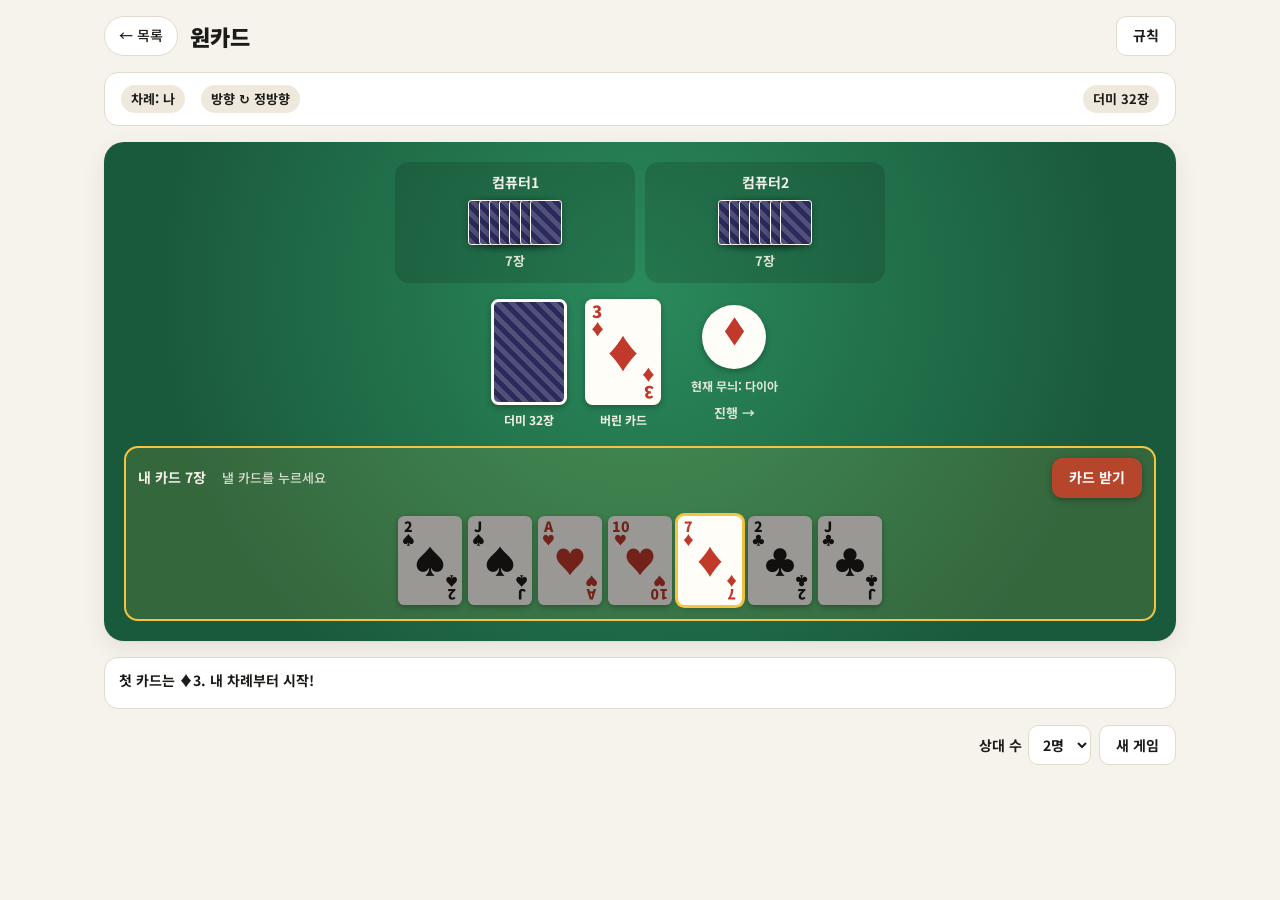
<file: games/onecard.html>
<!doctype html>
<html lang="ko">
<head>
  <meta charset="utf-8">
  <meta name="viewport" content="width=device-width, initial-scale=1">
  <title>원카드 · 미니게임센터</title>
  <meta name="description" content="같은 무늬나 숫자를 내며 손패를 먼저 비우는 사람이 승리.">
  <meta property="og:type" content="website">
  <meta property="og:site_name" content="미니게임센터">
  <meta property="og:locale" content="ko_KR">
  <meta property="og:url" content="https://minigame-lyart.vercel.app/games/onecard.html">
  <meta property="og:title" content="원카드 · 미니게임센터">
  <meta property="og:description" content="같은 무늬나 숫자를 내며 손패를 먼저 비우는 사람이 승리.">
  <meta property="og:image" content="https://minigame-lyart.vercel.app/assets/og.png">
  <meta property="og:image:width" content="1200">
  <meta property="og:image:height" content="630">
  <meta name="twitter:card" content="summary_large_image">
  <meta name="twitter:title" content="원카드 · 미니게임센터">
  <meta name="twitter:description" content="같은 무늬나 숫자를 내며 손패를 먼저 비우는 사람이 승리.">
  <meta name="twitter:image" content="https://minigame-lyart.vercel.app/assets/og.png">
  <link rel="icon" href="data:image/svg+xml,%3Csvg xmlns='http://www.w3.org/2000/svg' viewBox='0 0 64 64'%3E%3Crect width='64' height='64' rx='14' fill='%23b5462b'/%3E%3Ctext x='32' y='47' font-size='42' text-anchor='middle' fill='white'%3E%E2%99%9E%3C/text%3E%3C/svg%3E">
  <link rel="preconnect" href="https://fonts.googleapis.com">
  <link rel="preconnect" href="https://fonts.gstatic.com" crossorigin>
  <link href="https://fonts.googleapis.com/css2?family=Noto+Sans+KR:wght@400;500;700;900&family=Noto+Sans+Symbols+2&display=swap" rel="stylesheet">
  <link rel="stylesheet" href="../assets/style.css">
  <link rel="stylesheet" href="../assets/game.css">
  <style>
    .oc-felt { display: flex; flex-direction: column; gap: 16px; }

    /* 상대 */
    .oc-opps { display: flex; justify-content: center; gap: 10px; flex-wrap: wrap; }
    .oc-opp {
      flex: 1 1 0;
      min-width: 0;
      max-width: 240px;
      display: flex;
      flex-direction: column;
      align-items: center;
      gap: 6px;
      padding: 8px 6px 10px;
      border-radius: 14px;
      background: rgba(0, 0, 0, .14);
      border: 2px solid transparent;
      transition: border-color .2s ease, background .2s ease;
    }
    .oc-opp.turn { border-color: #f5c542; background: rgba(245, 197, 66, .12); }
    .oc-opp.out { opacity: .45; }
    .oc-opp-name { display: flex; align-items: center; gap: 6px; font-weight: 700; font-size: 14px; white-space: nowrap; }
    .oc-opp .card-fan { min-height: calc(32px * 1.4); }
    .oc-opp .pcard { --w: 32px; }
    .oc-opp .card-fan > .pcard + .pcard { margin-left: calc(var(--w) * -.68); }
    .oc-count { font-size: 13px; font-weight: 700; opacity: .9; }
    .oc-badge {
      display: inline-block;
      padding: 1px 7px;
      border-radius: 999px;
      background: #f5c542;
      color: #3a2a00;
      font-size: 11px;
      font-weight: 900;
    }
    .oc-badge.bad { background: #c0392b; color: #fff; }

    /* 가운데 */
    .oc-center {
      display: flex;
      align-items: center;
      justify-content: center;
      gap: 18px;
      flex-wrap: wrap;
    }
    .oc-pile { display: flex; flex-direction: column; align-items: center; gap: 6px; font-size: 12px; font-weight: 700; }
    .oc-center .pcard { --w: 76px; }
    .oc-info {
      display: flex;
      flex-direction: column;
      align-items: center;
      gap: 8px;
      min-width: 110px;
    }
    .oc-suit {
      display: grid;
      place-items: center;
      width: 64px;
      height: 64px;
      border-radius: 50%;
      background: #fffdf8;
      color: #1d1b18;
      font-family: var(--glyph);
      font-size: 38px;
      line-height: 1;
      box-shadow: 0 2px 6px rgba(0, 0, 0, .3);
    }
    .oc-suit.red { color: #c0392b; }
    .oc-suit.any { font-family: inherit; font-size: 14px; font-weight: 900; }
    .oc-suit-label { font-size: 12px; font-weight: 700; opacity: .9; }
    .oc-attack {
      padding: 4px 12px;
      border-radius: 999px;
      background: #c0392b;
      color: #fff;
      font-weight: 900;
      font-size: 15px;
      animation: oc-pulse 1s ease-in-out infinite alternate;
    }
    .oc-attack[hidden] { display: none; }
    @keyframes oc-pulse { from { transform: scale(1); } to { transform: scale(1.08); } }
    .oc-dir { font-size: 13px; font-weight: 700; opacity: .9; }

    /* 내 손패 */
    .oc-me {
      padding: 10px 12px 14px;
      border-radius: 14px;
      background: rgba(0, 0, 0, .14);
      border: 2px solid transparent;
    }
    .oc-me.turn { border-color: #f5c542; background: rgba(245, 197, 66, .12); }
    .oc-me-head { display: flex; flex-wrap: wrap; align-items: center; gap: 8px; margin-bottom: 10px; font-weight: 700; font-size: 14px; }
    .oc-me-head .oc-draw { margin-left: auto; box-shadow: 0 2px 6px rgba(0, 0, 0, .3); }
    .oc-me-head .hint { font-weight: 500; opacity: .85; font-size: 13px; }
    .oc-hand { justify-content: center; gap: 6px; padding-top: 8px; }
    .oc-hand .pcard { --w: 64px; }
    .oc-hand .pcard.playable { box-shadow: 0 0 0 3px #f5c542, 0 2px 6px rgba(0, 0, 0, .3); }
    .oc-hand .pcard.flash { animation: oc-in .35s ease; }
    @keyframes oc-in { from { transform: translateY(-14px); opacity: 0; } to { transform: none; opacity: 1; } }

    /* 기록 */
    .oc-log {
      margin: 16px 0 0;
      padding: 10px 14px;
      list-style: none;
      border-radius: 14px;
      background: var(--surface);
      border: 1px solid var(--line);
      font-size: 14px;
      color: var(--muted);
      min-height: 52px;
    }
    .oc-log li { padding: 2px 0; }
    .oc-log li:first-child { color: var(--text); font-weight: 700; }

    .oc-select {
      height: 40px;
      padding: 0 10px;
      border-radius: 10px;
      border: 1px solid var(--line);
      background: var(--surface);
      color: var(--text);
      font: inherit;
      font-size: 14px;
    }
    .oc-opp-label { display: inline-flex; align-items: center; gap: 6px; font-size: 14px; font-weight: 700; }
    .oc-controls { justify-content: flex-end; }

    .suit-pick { display: grid; grid-template-columns: 1fr 1fr; gap: 8px; }

    @media (max-width: 760px) {
      .oc-center { gap: 12px; }
      .oc-center .pcard { --w: 58px; }
      .oc-hand .pcard { --w: 50px; }
      .oc-hand { gap: 5px; }
      .oc-suit { width: 52px; height: 52px; font-size: 30px; }
      .oc-info { min-width: 92px; }
      .oc-opp .pcard { --w: 26px; }
      .oc-opp .card-fan { min-height: calc(26px * 1.4); }
      .oc-opp-name { font-size: 13px; }
    }
  </style>
</head>
<body>
  <header class="game-top">
    <a class="back-link" href="../">← 목록</a>
    <h1 class="game-title">원카드</h1>
    <button class="btn btn-ghost btn-sm" id="rulesBtn" type="button">규칙</button>
  </header>

  <main class="game-wrap">
    <div class="status-bar" id="status">
      <span class="pill" id="turnPill">차례: -</span>
      <span class="pill" id="dirPill">방향 →</span>
      <span class="spacer"></span>
      <span class="pill" id="deckPill">남은 카드 0</span>
    </div>

    <section class="table-felt oc-felt" aria-label="게임 테이블">
      <div class="oc-opps" id="opps"></div>

      <div class="oc-center">
        <div class="oc-pile">
          <div id="drawPile"></div>
          <span id="drawCount">더미 0장</span>
        </div>
        <div class="oc-pile">
          <div id="discardTop"></div>
          <span>버린 카드</span>
        </div>
        <div class="oc-info">
          <div class="oc-suit" id="suitBadge">♠</div>
          <span class="oc-suit-label" id="suitLabel">현재 무늬</span>
          <span class="oc-attack" id="attackBadge" hidden>공격 +0</span>
          <span class="oc-dir" id="dirLabel"></span>
        </div>
      </div>

      <div class="oc-me" id="meBox">
        <div class="oc-me-head">
          <span>내 카드 <span id="myCount">0</span>장</span>
          <span id="myBadge"></span>
          <span class="hint" id="myHint"></span>
          <button class="btn btn-primary btn-sm oc-draw" id="drawBtn" type="button">카드 받기</button>
        </div>
        <div class="card-row oc-hand" id="hand"></div>
      </div>
    </section>

    <ul class="oc-log" id="log" aria-live="polite"></ul>

    <div class="controls oc-controls">
      <label class="oc-opp-label">상대 수
        <select class="oc-select" id="oppSelect">
          <option value="1">1명</option>
          <option value="2" selected>2명</option>
          <option value="3">3명</option>
        </select>
      </label>
      <button class="btn btn-ghost btn-sm" id="newGame" type="button">새 게임</button>
    </div>
  </main>

  <script src="../assets/common.js"></script>
  <script src="../assets/cards.js"></script>
  <script src="onecard.js"></script>
</body>
</html>
</file>
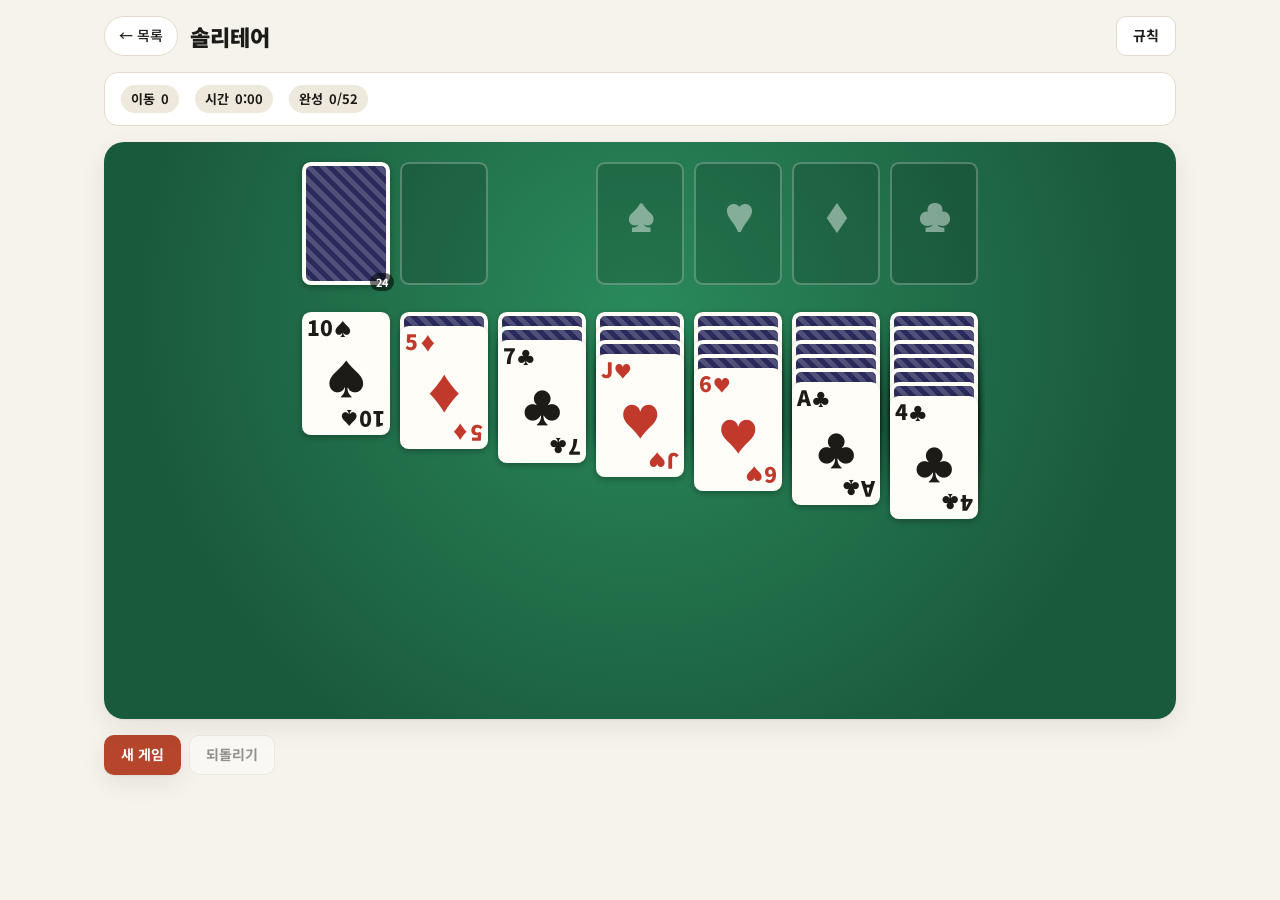
<file: games/solitaire.html>
<!doctype html>
<html lang="ko">
<head>
  <meta charset="utf-8">
  <meta name="viewport" content="width=device-width, initial-scale=1">
  <title>솔리테어 · 미니게임센터</title>
  <meta name="description" content="카드를 무늬별로 A부터 K까지 쌓아 올리는 혼자 하는 카드 게임.">
  <meta property="og:type" content="website">
  <meta property="og:site_name" content="미니게임센터">
  <meta property="og:locale" content="ko_KR">
  <meta property="og:url" content="https://minigame-lyart.vercel.app/games/solitaire.html">
  <meta property="og:title" content="솔리테어 · 미니게임센터">
  <meta property="og:description" content="카드를 무늬별로 A부터 K까지 쌓아 올리는 혼자 하는 카드 게임.">
  <meta property="og:image" content="https://minigame-lyart.vercel.app/assets/og.png">
  <meta property="og:image:width" content="1200">
  <meta property="og:image:height" content="630">
  <meta name="twitter:card" content="summary_large_image">
  <meta name="twitter:title" content="솔리테어 · 미니게임센터">
  <meta name="twitter:description" content="카드를 무늬별로 A부터 K까지 쌓아 올리는 혼자 하는 카드 게임.">
  <meta name="twitter:image" content="https://minigame-lyart.vercel.app/assets/og.png">
  <link rel="icon" href="data:image/svg+xml,%3Csvg xmlns='http://www.w3.org/2000/svg' viewBox='0 0 64 64'%3E%3Crect width='64' height='64' rx='14' fill='%23b5462b'/%3E%3Ctext x='32' y='47' font-size='42' text-anchor='middle' fill='white'%3E%E2%99%9E%3C/text%3E%3C/svg%3E">
  <link rel="preconnect" href="https://fonts.googleapis.com">
  <link rel="preconnect" href="https://fonts.gstatic.com" crossorigin>
  <link href="https://fonts.googleapis.com/css2?family=Noto+Sans+KR:wght@400;500;700;900&family=Noto+Sans+Symbols+2&display=swap" rel="stylesheet">
  <link rel="stylesheet" href="../assets/style.css">
  <link rel="stylesheet" href="../assets/game.css">
  <style>
    .sol {
      --gap: 10px;
      --w: min(88px, calc((100vw - 48px - 2 * 20px - 6 * var(--gap)) / 7));
      position: relative;
      padding: 20px;
      border-radius: 20px;
      background: radial-gradient(circle at 50% 30%, #2a8a5c, #1a5a3c 75%);
      box-shadow: var(--shadow);
      overflow: hidden;
      touch-action: manipulation;
    }
    .sol .pcard { --w: inherit; width: var(--w); }
    .sol-row {
      display: grid;
      grid-template-columns: repeat(7, var(--w));
      gap: var(--gap);
      justify-content: center;
    }
    .sol-top { margin-bottom: calc(var(--w) * .3); }
    .pile { position: relative; width: var(--w); height: calc(var(--w) * 1.4); }
    .pile > .pcard { position: absolute; left: 0; top: 0; }
    .tab-pile { min-height: calc(var(--w) * 1.4 + var(--w) * 3); height: auto; }
    .sol .pcard:not(.slot) { touch-action: none; }
    /* 겹친 카드에서도 숫자와 무늬가 보이도록 모서리를 가로로 */
    .sol .pcard .pc-corner { flex-direction: row; gap: 1px; align-items: baseline; font-size: calc(var(--w) * .24); }
    .sol .pcard .pc-corner .pc-suit { font-size: calc(var(--w) * .2); margin: 0; }
    .sol .pcard .pc-center { font-size: calc(var(--w) * .46); padding-top: 12%; }
    .sol .pcard.clickable:hover { transform: none; }
    .sol .pcard.selected { transform: none; outline-offset: 0; filter: brightness(.92); }
    .slot-label {
      position: absolute; inset: 0; display: grid; place-items: center;
      color: rgba(255, 255, 255, .45); font-size: calc(var(--w) * .42); font-weight: 900;
      font-family: var(--glyph); pointer-events: none;
    }
    .stock-pile { cursor: pointer; }
    .stock-pile .count {
      position: absolute; right: -4px; bottom: -6px; z-index: 60;
      padding: 0 6px; border-radius: 999px; background: rgba(0, 0, 0, .55); color: #fff;
      font-size: 11px; font-weight: 700; line-height: 18px;
    }
    .drag-layer { position: fixed; z-index: 40; pointer-events: none; left: 0; top: 0; }
    .drag-layer .pcard { --w: inherit; position: absolute; left: 0; box-shadow: 0 10px 22px rgba(0, 0, 0, .45); }
    .dragging-src { visibility: hidden; }
    .pile.drop-ok > .pcard:last-child, .pile.drop-ok > .pcard.slot { outline: 3px solid #f5c542; }
    .pcard.shake { animation: shake .3s; }
    @keyframes shake { 25% { translate: -4px 0; } 75% { translate: 4px 0; } }
    .confetti { position: absolute; top: -12px; width: 8px; height: 14px; border-radius: 2px; z-index: 30; pointer-events: none;
      animation: fall 2.6s ease-in forwards; }
    @keyframes fall { to { transform: translateY(110vh) rotate(720deg); opacity: .6; } }
    @media (prefers-reduced-motion: reduce) { .confetti { display: none; } .pcard.shake { animation: none; } }
    #autoBtn[hidden] { display: none; }

    @media (max-width: 760px) {
      .sol { --gap: 5px; padding: 8px; border-radius: 14px;
        --w: min(72px, calc((100vw - 32px - 2 * 8px - 6 * var(--gap)) / 7)); }
      .stock-pile .count { font-size: 10px; line-height: 15px; }
    }
  </style>
</head>
<body>
  <header class="game-top">
    <a class="back-link" href="../">← 목록</a>
    <h1 class="game-title">솔리테어</h1>
    <button class="btn btn-ghost btn-sm" id="rulesBtn" type="button">규칙</button>
  </header>

  <main class="game-wrap">
    <div class="status-bar" id="status">
      <span class="pill">이동 <span id="moves">0</span></span>
      <span class="pill">시간 <span id="time">0:00</span></span>
      <span class="pill">완성 <span><span id="foundCount">0</span>/52</span></span>
    </div>

    <section class="sol" id="board" aria-label="솔리테어 게임판">
      <div class="sol-row sol-top">
        <div class="pile stock-pile" data-pile="stock" id="stock" role="button" aria-label="카드 더미에서 한 장 뒤집기"></div>
        <div class="pile" data-pile="waste" id="waste"></div>
        <div></div>
        <div class="pile" data-pile="found" data-i="0"></div>
        <div class="pile" data-pile="found" data-i="1"></div>
        <div class="pile" data-pile="found" data-i="2"></div>
        <div class="pile" data-pile="found" data-i="3"></div>
      </div>
      <div class="sol-row" id="tableau"></div>
    </section>

    <div class="controls">
      <button class="btn btn-primary btn-sm" id="newGame" type="button">새 게임</button>
      <button class="btn btn-ghost btn-sm" id="undoBtn" type="button">되돌리기</button>
      <button class="btn btn-ghost btn-sm" id="autoBtn" type="button" hidden>자동 완성</button>
    </div>
  </main>

  <script src="../assets/common.js"></script>
  <script src="../assets/cards.js"></script>
  <script>
  (function () {
    const $ = (id) => document.getElementById(id);
    const SUITS = Cards.SUITS; // 파운데이션 순서: ♠ ♥ ♦ ♣
    const DOWN_OFF = 0.16, UP_OFF = 0.32; // 카드 폭(--w) 대비 겹침 간격

    let S;            // 게임 상태 { stock, waste, found[4], tab[7], moves }
    let history = [];
    let sel = null;   // { pile, i, k }
    let elapsed = 0, timerId = null, started = false, won = false, autoRunning = false;

    const board = $("board");
    const tabEl = $("tableau");
    for (let i = 0; i < 7; i++) {
      const p = document.createElement("div");
      p.className = "pile tab-pile";
      p.dataset.pile = "tab";
      p.dataset.i = i;
      tabEl.appendChild(p);
    }

    // ---------- 규칙 ----------
    const red = (c) => Cards.isRed(c);
    function canOnTab(card, pile) {
      if (!pile.length) return card.rank === 13;
      const top = pile[pile.length - 1];
      return top.up && red(top) !== red(card) && top.rank === card.rank + 1;
    }
    function canOnFound(card, fi) {
      const f = S.found[fi];
      return card.suit === SUITS[fi] && f.length === card.rank - 1;
    }
    function pileArr(pile, i) {
      if (pile === "tab") return S.tab[i];
      if (pile === "found") return S.found[i];
      if (pile === "waste") return S.waste;
      return S.stock;
    }
    // 선택 가능한 카드인지 (옮길 수 있는 출발지)
    function movable(pile, i, k) {
      const arr = pileArr(pile, i);
      if (pile === "tab") return arr[k] && arr[k].up;
      if (pile === "waste" || pile === "found") return k === arr.length - 1 && arr.length > 0;
      return false;
    }

    // ---------- 새 게임 / 기록 ----------
    function newGame() {
      const deck = Cards.shuffle(Cards.makeDeck()).map((c) => ({ suit: c.suit, rank: c.rank, id: c.id, up: false }));
      S = { stock: [], waste: [], found: [[], [], [], []], tab: [[], [], [], [], [], [], []], moves: 0 };
      for (let i = 0; i < 7; i++) {
        for (let j = 0; j <= i; j++) S.tab[i].push(deck.pop());
        S.tab[i][i].up = true;
      }
      S.stock = deck;
      history = []; sel = null; won = false; autoRunning = false;
      stopTimer(); elapsed = 0; started = false;
      render();
    }
    function snapshot() { history.push(JSON.stringify(S)); if (history.length > 500) history.shift(); }
    function undo() {
      if (!history.length || autoRunning || won) return;
      S = JSON.parse(history.pop());
      sel = null;
      render();
    }
    function startTimer() {
      if (started) return;
      started = true;
      timerId = setInterval(() => { elapsed++; $("time").textContent = fmtTime(elapsed); }, 1000);
    }
    function stopTimer() { clearInterval(timerId); timerId = null; }
    function fmtTime(s) { return Math.floor(s / 60) + ":" + String(s % 60).padStart(2, "0"); }

    // ---------- 이동 ----------
    function flipTops() {
      for (const p of S.tab) if (p.length && !p[p.length - 1].up) p[p.length - 1].up = true;
    }
    // from: {pile,i,k}, to: {pile,i}. 성공하면 true
    function tryMove(from, to, quiet) {
      const src = pileArr(from.pile, from.i);
      if (!movable(from.pile, from.i, from.k)) return false;
      if (from.pile === to.pile && from.i === to.i) return false;
      const stack = src.slice(from.k);
      let ok = false;
      if (to.pile === "tab") ok = canOnTab(stack[0], S.tab[to.i]);
      else if (to.pile === "found") ok = stack.length === 1 && canOnFound(stack[0], to.i);
      if (!ok) {
        if (!quiet) MG.toast("그곳에는 놓을 수 없어요");
        return false;
      }
      snapshot();
      startTimer();
      src.splice(from.k);
      pileArr(to.pile, to.i).push(...stack);
      flipTops();
      S.moves++;
      sel = null;
      render();
      checkWin();
      return true;
    }
    function drawStock() {
      if (won || autoRunning) return;
      sel = null;
      if (!S.stock.length && !S.waste.length) return;
      snapshot();
      startTimer();
      if (S.stock.length) {
        const c = S.stock.pop(); c.up = true; S.waste.push(c);
      } else {
        S.stock = S.waste.reverse().map((c) => ((c.up = false), c));
        S.waste = [];
      }
      S.moves++;
      render();
    }
    // 더블클릭/더블탭: 파운데이션 우선, 안 되면 놓을 수 있는 테이블로
    function autoMove(pile, i, k) {
      if (!movable(pile, i, k)) return false;
      const arr = pileArr(pile, i);
      if (k === arr.length - 1 && pile !== "found") {
        for (let f = 0; f < 4; f++) if (canOnFound(arr[k], f)) return tryMove({ pile, i, k }, { pile: "found", i: f }, true);
      }
      const card = arr[k];
      // 빈 칸으로 K 를 옮기는 건 K 가 이미 맨 아래가 아닐 때만
      for (let t = 0; t < 7; t++) {
        if (pile === "tab" && t === i) continue;
        if (!S.tab[t].length && pile === "tab" && k === 0) continue;
        if (canOnTab(card, S.tab[t])) return tryMove({ pile, i, k }, { pile: "tab", i: t }, true);
      }
      MG.toast("옮길 곳이 없어요");
      return false;
    }

    // ---------- 승리 / 자동 완성 ----------
    function canAutoComplete() {
      return !won && !S.stock.length && !S.waste.length && S.tab.every((p) => p.every((c) => c.up));
    }
    async function autoComplete() {
      if (!canAutoComplete() || autoRunning) return;
      autoRunning = true;
      sel = null;
      let guard = 60;
      while (!won && guard-- > 0) {
        let moved = false;
        for (let t = 0; t < 7 && !moved; t++) {
          const p = S.tab[t];
          if (!p.length) continue;
          for (let f = 0; f < 4; f++) {
            if (canOnFound(p[p.length - 1], f)) {
              autoRunning = false;
              tryMove({ pile: "tab", i: t, k: p.length - 1 }, { pile: "found", i: f }, true);
              autoRunning = !won;
              moved = true;
              break;
            }
          }
        }
        if (!moved) break;
        await MG.sleep(70);
      }
      autoRunning = false;
      render();
    }
    function checkWin() {
      if (won || !S.found.every((f) => f.length === 13)) return;
      won = true;
      stopTimer();
      render();
      celebrate();
      setTimeout(() => {
        MG.showModal({
          title: "축하합니다! 완성했어요",
          html: `<p>모든 카드를 파운데이션으로 옮겼습니다.</p><p>이동 <b>${S.moves}</b>회 · 시간 <b>${fmtTime(elapsed)}</b></p>`,
          buttons: [{ label: "새 게임", primary: true, onClick: newGame }, { label: "닫기" }],
        });
      }, 700);
    }
    function celebrate() {
      const colors = ["#f5c542", "#e0714f", "#5bc0eb", "#9bc53d", "#ffffff", "#c0392b"];
      for (let n = 0; n < 60; n++) {
        const d = document.createElement("div");
        d.className = "confetti";
        d.style.left = Math.random() * 100 + "%";
        d.style.background = colors[n % colors.length];
        d.style.animationDelay = Math.random() * 0.8 + "s";
        board.appendChild(d);
        setTimeout(() => d.remove(), 3600);
      }
    }

    // ---------- 렌더링 ----------
    function cardEl(c, pile, i, k, isSel) {
      const el = Cards.renderCard(c, { faceDown: !c.up, clickable: c.up && movable(pile, i, k), selected: isSel });
      el.dataset.k = k;
      return el;
    }
    function slotEl(label) {
      const el = Cards.renderCard(null);
      if (label) { const s = document.createElement("span"); s.className = "slot-label"; s.textContent = label; el.appendChild(s); }
      return el;
    }
    const isSelected = (pile, i, k) => sel && sel.pile === pile && sel.i === i && k >= sel.k;

    function render() {
      // 스톡
      const st = $("stock");
      st.innerHTML = "";
      if (S.stock.length) {
        const top = S.stock[S.stock.length - 1];
        st.appendChild(Cards.renderCard(top, { faceDown: true }));
        const n = document.createElement("span"); n.className = "count"; n.textContent = S.stock.length; st.appendChild(n);
      } else st.appendChild(slotEl(S.waste.length ? "↻" : ""));
      // 웨이스트
      const ws = $("waste");
      ws.innerHTML = "";
      if (S.waste.length) {
        const k = S.waste.length - 1;
        ws.appendChild(cardEl(S.waste[k], "waste", 0, k, isSelected("waste", 0, k)));
      } else ws.appendChild(slotEl(""));
      // 파운데이션
      board.querySelectorAll('[data-pile="found"]').forEach((el) => {
        const i = Number(el.dataset.i);
        const f = S.found[i];
        el.innerHTML = "";
        if (f.length) {
          const k = f.length - 1;
          el.appendChild(cardEl(f[k], "found", i, k, isSelected("found", i, k)));
        } else el.appendChild(slotEl(Cards.SUIT_SYMBOL[SUITS[i]]));
      });
      // 테이블
      let maxH = 1.4;
      const pileEls = tabEl.querySelectorAll(".tab-pile");
      pileEls.forEach((el) => {
        const i = Number(el.dataset.i);
        const p = S.tab[i];
        el.innerHTML = "";
        if (!p.length) { el.appendChild(slotEl("K")); return; }
        let off = 0;
        p.forEach((c, k) => {
          const ce = cardEl(c, "tab", i, k, isSelected("tab", i, k));
          ce.style.top = `calc(var(--w) * ${off.toFixed(3)})`;
          ce.style.zIndex = k + 1;
          el.appendChild(ce);
          off += c.up ? UP_OFF : DOWN_OFF;
        });
        const last = p[p.length - 1].up ? UP_OFF : DOWN_OFF;
        maxH = Math.max(maxH, off - last + 1.4);
      });
      pileEls.forEach((el) => { el.style.height = `calc(var(--w) * ${maxH.toFixed(3)})`; });

      $("moves").textContent = S.moves;
      $("time").textContent = fmtTime(elapsed);
      $("foundCount").textContent = S.found.reduce((n, f) => n + f.length, 0);
      $("undoBtn").disabled = !history.length || won;
      $("autoBtn").hidden = !canAutoComplete();
    }

    // ---------- 입력: 탭/클릭 ----------
    let lastTap = { key: "", t: 0 };
    let suppressClickUntil = 0;

    function locate(target) {
      const pileEl = target.closest("[data-pile]");
      if (!pileEl || !board.contains(pileEl)) return null;
      const cardElm = target.closest(".pcard");
      const pile = pileEl.dataset.pile;
      const i = Number(pileEl.dataset.i || 0);
      const k = cardElm && cardElm.dataset.k !== undefined ? Number(cardElm.dataset.k) : null;
      return { pile, i, k, cardElm };
    }

    board.addEventListener("click", (e) => {
      if (performance.now() < suppressClickUntil || won || autoRunning) return;
      const loc = locate(e.target);
      if (!loc) { if (sel) { sel = null; render(); } return; }
      if (loc.pile === "stock") { drawStock(); return; }

      // 더블탭 / 더블클릭
      const key = loc.pile + loc.i + ":" + loc.k;
      const now = performance.now();
      const isDouble = loc.k !== null && lastTap.key === key && now - lastTap.t < 380;
      lastTap = { key, t: now };
      if (isDouble) {
        lastTap = { key: "", t: 0 };
        sel = null;
        if (!autoMove(loc.pile, loc.i, loc.k)) render();
        return;
      }

      if (sel) {
        if (sel.pile === loc.pile && sel.i === loc.i && (loc.k === null || loc.k >= sel.k)) {
          sel = null; render(); return; // 같은 카드 다시 누르면 선택 해제
        }
        if (loc.pile === "tab" || loc.pile === "found") {
          const ok = tryMove(sel, { pile: loc.pile, i: loc.i }, false);
          if (ok) return;
          if (loc.cardElm) loc.cardElm.classList.add("shake");
        }
        if (loc.k !== null && movable(loc.pile, loc.i, loc.k)) sel = { pile: loc.pile, i: loc.i, k: loc.k };
        else sel = null;
        setTimeout(render, 200);
        return;
      }
      if (loc.k !== null && movable(loc.pile, loc.i, loc.k)) {
        sel = { pile: loc.pile, i: loc.i, k: loc.k };
        render();
      }
    });

    // ---------- 입력: 드래그 (Pointer Events) ----------
    let drag = null;
    board.addEventListener("pointerdown", (e) => {
      if (won || autoRunning || (e.pointerType === "mouse" && e.button !== 0)) return;
      const loc = locate(e.target);
      if (!loc || loc.k === null || loc.pile === "stock" || !movable(loc.pile, loc.i, loc.k)) return;
      drag = { from: { pile: loc.pile, i: loc.i, k: loc.k }, x: e.clientX, y: e.clientY, id: e.pointerId, active: false, pileEl: loc.cardElm.parentElement };
    });
    window.addEventListener("pointermove", (e) => {
      if (!drag || e.pointerId !== drag.id) return;
      const dx = e.clientX - drag.x, dy = e.clientY - drag.y;
      if (!drag.active) {
        if (Math.hypot(dx, dy) < 8) return;
        startDrag();
      }
      e.preventDefault();
      drag.layer.style.transform = `translate(${drag.ox + dx}px, ${drag.oy + dy}px)`;
      const tgt = dropTarget(e.clientX, e.clientY);
      board.querySelectorAll(".drop-ok").forEach((p) => p.classList.remove("drop-ok"));
      if (tgt && validDrop(drag.from, tgt)) tgt.el.classList.add("drop-ok");
    }, { passive: false });
    window.addEventListener("pointerup", endDrag);
    window.addEventListener("pointercancel", (e) => endDrag(e, true));

    function startDrag() {
      drag.active = true;
      sel = null;
      const cards = Array.from(drag.pileEl.querySelectorAll(".pcard")).filter((c) => Number(c.dataset.k) >= drag.from.k);
      const first = cards[0].getBoundingClientRect();
      const layer = document.createElement("div");
      layer.className = "drag-layer";
      layer.style.setProperty("--w", getComputedStyle(board).getPropertyValue("--w"));
      layer.style.width = first.width + "px";
      cards.forEach((c) => {
        const r = c.getBoundingClientRect();
        const cl = c.cloneNode(true);
        cl.classList.remove("selected", "clickable");
        cl.style.top = r.top - first.top + "px";
        cl.style.width = r.width + "px";
        cl.style.height = r.height + "px";
        layer.appendChild(cl);
        c.classList.add("dragging-src");
      });
      drag.ox = first.left; drag.oy = first.top;
      layer.style.transform = `translate(${first.left}px, ${first.top}px)`;
      document.body.appendChild(layer);
      drag.layer = layer;
    }
    function dropTarget(x, y) {
      const el = document.elementFromPoint(x, y);
      if (!el) return null;
      const p = el.closest("[data-pile]");
      if (!p || !board.contains(p)) return null;
      const pile = p.dataset.pile;
      if (pile !== "tab" && pile !== "found") return null;
      return { pile, i: Number(p.dataset.i), el: p };
    }
    function validDrop(from, to) {
      if (from.pile === to.pile && from.i === to.i) return false;
      const stack = pileArr(from.pile, from.i).slice(from.k);
      if (to.pile === "tab") return canOnTab(stack[0], S.tab[to.i]);
      return stack.length === 1 && canOnFound(stack[0], to.i);
    }
    function endDrag(e, cancelled) {
      if (!drag || (e && e.pointerId !== drag.id)) return;
      const d = drag;
      drag = null;
      if (!d.active) return;
      suppressClickUntil = performance.now() + 350;
      d.layer.remove();
      board.querySelectorAll(".drop-ok").forEach((p) => p.classList.remove("drop-ok"));
      const tgt = !cancelled && e ? dropTarget(e.clientX, e.clientY) : null;
      if (tgt && validDrop(d.from, tgt)) tryMove(d.from, { pile: tgt.pile, i: tgt.i }, true);
      else {
        if (tgt && !(tgt.pile === d.from.pile && tgt.i === d.from.i)) MG.toast("그곳에는 놓을 수 없어요");
        render();
      }
    }

    // ---------- 버튼 ----------
    $("undoBtn").addEventListener("click", undo);
    $("autoBtn").addEventListener("click", autoComplete);
    $("newGame").addEventListener("click", () => {
      if (S.moves > 0 && !won) {
        MG.showModal({
          title: "새 게임",
          html: "<p>지금 게임을 그만두고 새로 시작할까요?</p>",
          buttons: [{ label: "새로 시작", primary: true, onClick: newGame }, { label: "취소" }],
        });
      } else newGame();
    });
    document.addEventListener("keydown", (e) => {
      if ((e.ctrlKey || e.metaKey) && e.key.toLowerCase() === "z") { e.preventDefault(); undo(); }
    });
    $("rulesBtn").addEventListener("click", () => {
      MG.showModal({
        title: "솔리테어 규칙 (클론다이크)",
        html: `<ul>
          <li>52장을 모두 오른쪽 위 <b>파운데이션</b> 4칸에 무늬별로 A부터 K까지 쌓으면 승리합니다.</li>
          <li>아래 7줄(<b>테이블</b>)에서는 <b>색이 번갈아</b> 가며 <b>1씩 작은</b> 카드를 겹칠 수 있어요. (예: 검은 8 위에 빨간 7)</li>
          <li>빈 줄에는 <b>K</b>(또는 K로 시작하는 묶음)만 놓을 수 있습니다. 앞면 카드 묶음은 통째로 옮길 수 있어요.</li>
          <li>왼쪽 위 더미를 누르면 한 장씩 뒤집힙니다. 다 쓰면 다시 눌러 처음부터 넘길 수 있어요(횟수 제한 없음).</li>
          <li>조작: 카드를 눌러 선택한 뒤 놓을 곳을 누르세요. 끌어서 놓기도 됩니다. 카드를 <b>두 번 빠르게</b> 누르면 파운데이션(안 되면 놓을 수 있는 줄)으로 자동 이동합니다.</li>
          <li>앞면이 드러난 뒷면 카드는 자동으로 뒤집힙니다. <b>되돌리기</b>는 여러 번 가능하며, 모든 카드가 펼쳐지면 <b>자동 완성</b> 버튼이 나타납니다.</li>
        </ul>`,
      });
    });

    window.SOL = { get state() { return S; }, render, tryMove, drawStock, undo, canOnTab, canOnFound };
    newGame();
  })();
  </script>
</body>
</html>
</file>
<file: assets/style.css>
:root {
  --glyph: "Noto Sans Symbols 2", "Segoe UI Symbol", "DejaVu Sans", serif;
  --bg: #f6f3ec;
  --surface: #ffffff;
  --surface-2: #efe9dd;
  --text: #1d1b18;
  --muted: #6b655b;
  --line: #e2dbcc;
  --accent: #b5462b;
  --accent-ink: #ffffff;
  --board: #e0b872;
  --board-line: #8a6327;
  --felt: #1f6b47;
  --shadow: 0 1px 2px rgba(40, 30, 10, .06), 0 8px 24px rgba(40, 30, 10, .08);
  color-scheme: light;
}

@media (prefers-color-scheme: dark) {
  :root:not([data-theme="light"]) {
    --bg: #14130f;
    --surface: #1e1c17;
    --surface-2: #292620;
    --text: #f1ece2;
    --muted: #a59d8f;
    --line: #36322a;
    --accent: #e0714f;
    --accent-ink: #1a0f0a;
    --board: #b98d48;
    --board-line: #5e4219;
    --felt: #1a5a3c;
    --shadow: 0 1px 2px rgba(0, 0, 0, .3), 0 8px 24px rgba(0, 0, 0, .35);
    color-scheme: dark;
  }
}

:root[data-theme="dark"] {
  --bg: #14130f;
  --surface: #1e1c17;
  --surface-2: #292620;
  --text: #f1ece2;
  --muted: #a59d8f;
  --line: #36322a;
  --accent: #e0714f;
  --accent-ink: #1a0f0a;
  --board: #b98d48;
  --board-line: #5e4219;
  --felt: #1a5a3c;
  --shadow: 0 1px 2px rgba(0, 0, 0, .3), 0 8px 24px rgba(0, 0, 0, .35);
  color-scheme: dark;
}

* { box-sizing: border-box; }

[hidden] { display: none !important; }

html { scroll-behavior: smooth; }

body {
  margin: 0;
  background: var(--bg);
  color: var(--text);
  font-family: "Noto Sans KR", system-ui, -apple-system, sans-serif;
  line-height: 1.55;
  -webkit-font-smoothing: antialiased;
}

main, .topbar, .footer {
  width: 100%;
  max-width: 1120px;
  margin: 0 auto;
  padding-left: 24px;
  padding-right: 24px;
}

button { font: inherit; color: inherit; }

/* ---------- 상단 바 ---------- */
.topbar {
  display: flex;
  align-items: center;
  justify-content: space-between;
  padding-top: 20px;
  padding-bottom: 20px;
}

.brand {
  display: flex;
  align-items: center;
  gap: 10px;
  font-weight: 900;
  font-size: 18px;
  color: var(--text);
  text-decoration: none;
}

.brand-mark {
  display: grid;
  place-items: center;
  width: 36px;
  height: 36px;
  border-radius: 10px;
  background: var(--accent);
  color: var(--accent-ink);
  font-size: 22px;
  font-family: var(--glyph);
}

.theme-toggle {
  width: 40px;
  height: 40px;
  border-radius: 50%;
  border: 1px solid var(--line);
  background: var(--surface);
  cursor: pointer;
  font-size: 18px;
}

/* ---------- 히어로 ---------- */
.hero {
  display: grid;
  grid-template-columns: 1.1fr 1fr;
  gap: 32px;
  align-items: center;
  padding: 40px 0 56px;
}

.eyebrow {
  margin: 0 0 12px;
  color: var(--accent);
  font-weight: 700;
  font-size: 14px;
  letter-spacing: .08em;
}

.hero h1 {
  margin: 0;
  font-size: clamp(36px, 6vw, 60px);
  line-height: 1.15;
  font-weight: 900;
  letter-spacing: -.02em;
}

.lead {
  margin: 20px 0 28px;
  max-width: 34em;
  color: var(--muted);
  font-size: 17px;
}

.hero-actions { display: flex; gap: 12px; flex-wrap: wrap; }

.btn {
  display: inline-flex;
  align-items: center;
  justify-content: center;
  height: 48px;
  padding: 0 22px;
  border-radius: 12px;
  font-weight: 700;
  text-decoration: none;
  cursor: pointer;
  border: 1px solid transparent;
  transition: transform .15s ease, box-shadow .15s ease;
}

.btn:hover { transform: translateY(-1px); }
.btn-primary { background: var(--accent); color: var(--accent-ink); box-shadow: var(--shadow); }
.btn-ghost { background: var(--surface); border-color: var(--line); color: var(--text); }

.hero-art {
  position: relative;
  aspect-ratio: 1 / .85;
  border-radius: 28px;
  background:
    repeating-linear-gradient(0deg, transparent 0 39px, var(--board-line) 39px 40px),
    repeating-linear-gradient(90deg, transparent 0 39px, var(--board-line) 39px 40px),
    var(--board);
  background-position: 20px 20px;
  box-shadow: var(--shadow), inset 0 0 0 10px rgba(0, 0, 0, .06);
  overflow: hidden;
}

.float-card {
  position: absolute;
  width: 34%;
  aspect-ratio: 5 / 7;
  border-radius: 14px;
  background: #fffdf8;
  color: #1d1b18;
  box-shadow: 0 12px 30px rgba(0, 0, 0, .28);
  display: flex;
  flex-direction: column;
  justify-content: space-between;
  padding: 10px 12px;
  font-weight: 900;
}

.float-card .rank { font-size: 28px; line-height: 1; }
.float-card .suit { align-self: center; font-size: 64px; line-height: 1; margin-bottom: 20%; }
.float-card.red { color: #c0392b; }
.hero-art .c1 { left: 12%; top: 14%; transform: rotate(-10deg); animation: bob 6s ease-in-out infinite; }
.hero-art .c2 { left: 34%; top: 22%; transform: rotate(8deg); animation: bob 6s ease-in-out -3s infinite; }

.float-piece {
  position: absolute;
  right: 10%;
  top: 10%;
  font-size: clamp(70px, 11vw, 120px);
  line-height: 1;
  font-family: var(--glyph);
  color: #1d1b18;
  text-shadow: 0 10px 20px rgba(0, 0, 0, .3);
}

.stone {
  position: absolute;
  width: 11%;
  aspect-ratio: 1;
  border-radius: 50%;
  box-shadow: 0 6px 12px rgba(0, 0, 0, .3);
}
.hero-art .s1 { right: 22%; bottom: 14%; background: radial-gradient(circle at 35% 30%, #555, #0d0d0d 70%); }
.hero-art .s2 { right: 9%; bottom: 26%; background: radial-gradient(circle at 35% 30%, #fff, #d8d3c8 75%); }
.hero-art .s3 { right: 35%; bottom: 30%; background: radial-gradient(circle at 35% 30%, #555, #0d0d0d 70%); }

@keyframes bob {
  50% { translate: 0 -8px; }
}

@media (prefers-reduced-motion: reduce) {
  .c1, .c2 { animation: none; }
  html { scroll-behavior: auto; }
}

/* ---------- 섹션 ---------- */
.section-title {
  margin: 0;
  font-size: 22px;
  font-weight: 900;
}

.recent { padding-bottom: 40px; }
.recent .section-title { margin-bottom: 14px; }

.recent-list { display: flex; gap: 10px; flex-wrap: wrap; }

.recent-item {
  display: flex;
  align-items: center;
  gap: 10px;
  padding: 8px 16px 8px 8px;
  border-radius: 999px;
  border: 1px solid var(--line);
  background: var(--surface);
  cursor: pointer;
  font-weight: 500;
}

.recent-icon {
  font-family: var(--glyph);
  display: grid;
  place-items: center;
  width: 32px;
  height: 32px;
  border-radius: 50%;
  font-size: 14px;
  font-weight: 700;
  color: #fff;
  background: var(--felt);
}
.recent-icon.board { background: var(--board-line); }
.recent-icon.hwatu { background: #b3261e; }

.games-head {
  display: flex;
  align-items: center;
  justify-content: space-between;
  gap: 16px;
  flex-wrap: wrap;
  margin-bottom: 20px;
}

.filters { display: flex; gap: 8px; flex-wrap: wrap; }

.chip {
  height: 38px;
  padding: 0 16px;
  border-radius: 999px;
  border: 1px solid var(--line);
  background: var(--surface);
  color: var(--muted);
  font-weight: 500;
  cursor: pointer;
}
.chip.is-active { background: var(--text); color: var(--bg); border-color: var(--text); }

/* ---------- 게임 카드 ---------- */
.grid {
  display: grid;
  grid-template-columns: repeat(auto-fill, minmax(250px, 1fr));
  gap: 20px;
}

.game-card {
  display: flex;
  flex-direction: column;
  padding: 0;
  text-align: left;
  border: 1px solid var(--line);
  border-radius: 20px;
  background: var(--surface);
  overflow: hidden;
  cursor: pointer;
  transition: transform .18s ease, box-shadow .18s ease;
}

.game-card:hover, .game-card:focus-visible {
  transform: translateY(-4px);
  box-shadow: var(--shadow);
  outline: none;
}
.game-card:focus-visible { outline: 3px solid var(--accent); outline-offset: 2px; }

.art {
  position: relative;
  height: 150px;
  display: grid;
  place-items: center;
}

.art-chess {
  background:
    conic-gradient(#f0d9b5 25%, #b58863 0 50%, #f0d9b5 0 75%, #b58863 0) 0 0 / 50px 50px;
}
.art-chess span {
  font-family: var(--glyph);
  font-size: 84px;
  line-height: 1;
  color: #1d1b18;
  text-shadow: 0 6px 12px rgba(0, 0, 0, .35);
}

.art-omok {
  background:
    repeating-linear-gradient(0deg, transparent 0 29px, var(--board-line) 29px 30px),
    repeating-linear-gradient(90deg, transparent 0 29px, var(--board-line) 29px 30px),
    var(--board);
  background-position: 15px 15px;
}
.art-omok .st {
  position: absolute;
  width: 24px;
  height: 24px;
  border-radius: 50%;
  left: calc(50% - 87px + var(--x) * 30px);
  top: calc(15px + var(--y) * 30px - 12px);
  box-shadow: 0 3px 6px rgba(0, 0, 0, .35);
}
.art-omok .st.b { background: radial-gradient(circle at 35% 30%, #555, #0d0d0d 70%); }
.art-omok .st.w { background: radial-gradient(circle at 35% 30%, #fff, #d8d3c8 75%); }

.art-felt {
  --felt-c: var(--felt);
  background: radial-gradient(circle at 50% 40%, color-mix(in srgb, var(--felt-c) 80%, #fff), var(--felt-c) 70%);
}
.art-felt.felt-red { --felt-c: #7a2330; }
.art-felt.felt-blue { --felt-c: #1f4f7a; }
.art-felt.felt-gold { --felt-c: #7a5a1f; }
.art-felt.felt-purple { --felt-c: #4b2f7a; }

.mini-card {
  position: absolute;
  width: 72px;
  height: 100px;
  border-radius: 10px;
  background: #fffdf8;
  color: #1d1b18;
  display: grid;
  place-items: center;
  font-size: 26px;
  font-weight: 900;
  box-shadow: 0 8px 18px rgba(0, 0, 0, .35);
  transform: translateX(14px) rotate(6deg);
}
.mini-card.red { color: #c0392b; }
.mini-card.back {
  transform: translateX(-22px) rotate(-8deg);
  background:
    repeating-linear-gradient(45deg, rgba(255, 255, 255, .18) 0 6px, transparent 6px 12px),
    #2b2a5c;
  border: 4px solid #fffdf8;
}

/* 화투 */
.art-hwatu {
  background:
    repeating-linear-gradient(45deg, rgba(255, 255, 255, .04) 0 2px, transparent 2px 6px),
    radial-gradient(circle at 50% 40%, #3d6b4a, #1d3a27 75%);
}

.hw-card {
  position: absolute;
  width: 58px;
  height: 92px;
  border-radius: 6px;
  box-shadow: 0 8px 16px rgba(0, 0, 0, .4);
  transition: transform .2s ease;
}

.hw-card.back {
  background:
    radial-gradient(circle at 50% 50%, #e04a3a 0 30%, transparent 31%),
    #b3261e;
  border: 3px solid #1d1b18;
}

.hw-card.face {
  background: linear-gradient(#1d1b18 0 58%, #f4ead2 58%);
  border: 3px solid #f4ead2;
  overflow: hidden;
}

.hw-sun {
  position: absolute;
  left: 50%;
  top: 14px;
  width: 30px;
  height: 30px;
  margin-left: -15px;
  border-radius: 50%;
  background: #d8342a;
}

.hw-mark {
  position: absolute;
  right: 4px;
  top: 4px;
  width: 18px;
  height: 18px;
  display: grid;
  place-items: center;
  border-radius: 50%;
  background: #d8342a;
  color: #fff;
  font-size: 10px;
  font-weight: 900;
  box-shadow: 0 0 0 2px #f4ead2;
}

.art-hwatu.n2 .hw-card.back { transform: translateX(-20px) rotate(-8deg); }
.art-hwatu.n2 .hw-card.face { transform: translateX(16px) rotate(6deg); }
.art-hwatu.n3 .hw-card.back:nth-child(1) { transform: translateX(-38px) rotate(-14deg); }
.art-hwatu.n3 .hw-card.back:nth-child(2) { transform: translateX(-2px) rotate(-2deg) translateY(-6px); }
.art-hwatu.n3 .hw-card.face { transform: translateX(34px) rotate(10deg); }
.game-card:hover .art-hwatu .hw-card.face { transform: translateX(40px) translateY(-6px) rotate(14deg); }
.game-card:hover .art-hwatu.n2 .hw-card.face { transform: translateX(22px) translateY(-6px) rotate(10deg); }

.game-card:hover .mini-card:not(.back) { transform: translateX(22px) translateY(-6px) rotate(10deg); }
.mini-card { transition: transform .2s ease; }

.game-body { padding: 18px 20px 20px; display: flex; flex-direction: column; flex: 1; }

.game-meta { display: flex; gap: 6px; margin-bottom: 8px; }

.tag {
  font-size: 12px;
  font-weight: 700;
  padding: 3px 8px;
  border-radius: 6px;
  background: var(--surface-2);
  color: var(--muted);
}
.tag-board { color: #8a5a17; background: color-mix(in srgb, #e0b872 30%, transparent); }
.tag-card { color: #1f7a4f; background: color-mix(in srgb, #2fa36b 18%, transparent); }
.tag-hwatu { color: #b3261e; background: color-mix(in srgb, #d8342a 14%, transparent); }
.tag-soon { color: var(--accent); background: color-mix(in srgb, var(--accent) 14%, transparent); }

:root[data-theme="dark"] .tag-board { color: #e8c07f; }
:root[data-theme="dark"] .tag-card { color: #6fd3a0; }
:root[data-theme="dark"] .tag-hwatu { color: #ff8a7a; }
@media (prefers-color-scheme: dark) {
  :root:not([data-theme="light"]) .tag-board { color: #e8c07f; }
  :root:not([data-theme="light"]) .tag-card { color: #6fd3a0; }
  :root:not([data-theme="light"]) .tag-hwatu { color: #ff8a7a; }
}

.game-body h3 { margin: 0 0 6px; font-size: 20px; font-weight: 900; }
.game-body p { margin: 0 0 16px; color: var(--muted); font-size: 14px; }

.stats {
  margin: auto 0 0;
  display: grid;
  grid-template-columns: 1.5fr 1fr 1fr;
  gap: 8px;
  padding-top: 14px;
  border-top: 1px solid var(--line);
}
.stats dt { font-size: 11px; color: var(--muted); }
.stats dd { margin: 2px 0 0; font-size: 13px; font-weight: 500; white-space: nowrap; }
.stats .stars { color: var(--accent); letter-spacing: 1px; }

/* ---------- 기타 ---------- */
.footer {
  padding-top: 56px;
  padding-bottom: 40px;
  color: var(--muted);
  font-size: 13px;
  text-align: center;
}

.toast {
  position: fixed;
  left: 50%;
  bottom: 28px;
  translate: -50% 20px;
  max-width: calc(100% - 32px);
  padding: 12px 20px;
  border-radius: 12px;
  background: var(--text);
  color: var(--bg);
  font-weight: 500;
  font-size: 14px;
  opacity: 0;
  pointer-events: none;
  transition: opacity .2s ease, translate .2s ease;
}
.toast.show { opacity: 1; translate: -50% 0; }

@media (max-width: 760px) {
  main, .topbar, .footer { padding-left: 16px; padding-right: 16px; }
  .hero { grid-template-columns: 1fr; padding: 16px 0 40px; }
  .hero-art { order: -1; max-height: 280px; aspect-ratio: auto; height: 260px; }
  .float-card { width: 28%; }
}
</file>
<file: assets/game.css>
/* 게임 페이지 공통 스타일 — assets/style.css 다음에 불러온다 */

.game-top {
  display: flex;
  align-items: center;
  gap: 12px;
  width: 100%;
  max-width: 1120px;
  margin: 0 auto;
  padding: 16px 24px;
}

.back-link {
  display: inline-flex;
  align-items: center;
  gap: 6px;
  height: 40px;
  padding: 0 14px;
  border-radius: 999px;
  border: 1px solid var(--line);
  background: var(--surface);
  color: var(--text);
  text-decoration: none;
  font-weight: 500;
  font-size: 14px;
  white-space: nowrap;
}

.game-title {
  margin: 0;
  flex: 1;
  font-size: 22px;
  font-weight: 900;
  min-width: 0;
}

.game-wrap {
  width: 100%;
  max-width: 1120px;
  margin: 0 auto;
  padding: 0 24px 48px;
}

/* 상태 표시 줄 (점수, 차례 등) */
.status-bar {
  display: flex;
  flex-wrap: wrap;
  align-items: center;
  gap: 8px 16px;
  margin-bottom: 16px;
  padding: 12px 16px;
  border-radius: 14px;
  background: var(--surface);
  border: 1px solid var(--line);
  font-weight: 500;
}

.status-bar .spacer { flex: 1; }

.pill {
  display: inline-flex;
  align-items: center;
  gap: 6px;
  padding: 4px 10px;
  border-radius: 999px;
  background: var(--surface-2);
  font-size: 13px;
  font-weight: 700;
}

.controls {
  display: flex;
  flex-wrap: wrap;
  gap: 8px;
  margin-top: 16px;
}

.btn-sm { height: 40px; padding: 0 16px; border-radius: 10px; font-size: 14px; }
.btn:disabled { opacity: .45; cursor: not-allowed; transform: none; }

/* 테이블(펠트) */
.table-felt {
  border-radius: 20px;
  padding: 20px;
  background: radial-gradient(circle at 50% 30%, #2a8a5c, #1a5a3c 75%);
  color: #f4f1e8;
  box-shadow: var(--shadow);
}

.table-label {
  margin: 0 0 8px;
  font-size: 13px;
  font-weight: 700;
  opacity: .85;
}

/* ---------- 트럼프 카드 (assets/cards.js 가 생성) ---------- */
.pcard {
  --w: 72px;
  position: relative;
  flex: none;
  width: var(--w);
  height: calc(var(--w) * 1.4);
  border-radius: calc(var(--w) * .1);
  background: #fffdf8;
  color: #1d1b18;
  box-shadow: 0 2px 6px rgba(0, 0, 0, .3);
  font-weight: 900;
  user-select: none;
  -webkit-user-select: none;
}
.pcard.red { color: #c0392b; }
.pcard .pc-corner {
  position: absolute;
  left: 6%;
  top: 4%;
  display: flex;
  flex-direction: column;
  align-items: center;
  line-height: 1;
  font-size: calc(var(--w) * .22);
}
.pcard .pc-corner .pc-suit { font-size: calc(var(--w) * .2); margin-top: 1px; }
.pcard .pc-corner.br { left: auto; top: auto; right: 6%; bottom: 4%; transform: rotate(180deg); }
.pcard .pc-center {
  position: absolute;
  inset: 0;
  display: grid;
  place-items: center;
  font-size: calc(var(--w) * .5);
}
.pcard.joker .pc-center { font-size: calc(var(--w) * .2); letter-spacing: .05em; writing-mode: vertical-rl; }
.pcard.back {
  background:
    repeating-linear-gradient(45deg, rgba(255, 255, 255, .18) 0 5px, transparent 5px 10px),
    #2b2a5c;
  border: calc(var(--w) * .05) solid #fffdf8;
}
.pcard.back > * { display: none; }
.pcard.slot {
  background: rgba(0, 0, 0, .15);
  box-shadow: inset 0 0 0 2px rgba(255, 255, 255, .25);
}
.pcard.clickable { cursor: pointer; }
.pcard.clickable:hover { transform: translateY(-4px); }
.pcard.selected { outline: 3px solid #f5c542; outline-offset: 2px; transform: translateY(-8px); }
.pcard.dim { filter: brightness(.6); }
.pcard { transition: transform .15s ease; }

.card-row { display: flex; flex-wrap: wrap; gap: 8px; align-items: flex-start; }
.card-fan { display: flex; }
.card-fan > .pcard + .pcard { margin-left: calc(var(--w) * -.55); }

/* ---------- 결과 / 규칙 창 ---------- */
.modal-backdrop {
  position: fixed;
  inset: 0;
  z-index: 50;
  display: grid;
  place-items: center;
  padding: 16px;
  background: rgba(0, 0, 0, .5);
}
.modal-backdrop[hidden] { display: none; }
.modal {
  width: 100%;
  max-width: 420px;
  max-height: calc(100vh - 32px);
  overflow: auto;
  padding: 24px;
  border-radius: 20px;
  background: var(--surface);
  color: var(--text);
  box-shadow: var(--shadow);
}
.modal h2 { margin: 0 0 8px; font-size: 22px; font-weight: 900; }
.modal p, .modal li { color: var(--muted); font-size: 15px; }
.modal ul { padding-left: 20px; }
.modal .controls { justify-content: flex-end; }

@media (max-width: 760px) {
  .game-top { padding: 12px 16px; }
  .game-wrap { padding: 0 16px 40px; }
  .table-felt { padding: 14px; border-radius: 16px; }
  .pcard { --w: 54px; }
}
</file>
<file: games/hwatu.css>
/* 화투 (맞고 · 고스톱) 공용 스타일 */

.hw-table {
  display: flex;
  flex-direction: column;
  gap: 14px;
  --cw-hand: 60px;
  --cw-floor: 50px;
  --cw-cap: 30px;
  --cw-opp: 24px;
}

/* ---------- 카드 ---------- */
.hc {
  --cw: 50px;
  position: relative;
  flex: none;
  width: var(--cw);
  height: calc(var(--cw) * 1.5);
  border-radius: calc(var(--cw) * .09);
  background: #f4ead2;
  border: max(1px, calc(var(--cw) * .035)) solid #1d1b18;
  box-shadow: 0 2px 5px rgba(0, 0, 0, .35);
  overflow: hidden;
  color: #1d1b18;
  user-select: none;
  -webkit-user-select: none;
  transition: transform .15s ease, box-shadow .15s ease;
}
.hc-mo {
  position: absolute;
  left: 0;
  right: 0;
  top: 0;
  height: 22%;
  display: flex;
  align-items: center;
  justify-content: center;
  background: var(--mc);
  color: #fff;
  font-weight: 900;
  font-size: max(7px, calc(var(--cw) * .24));
  line-height: 1;
  letter-spacing: -.02em;
  white-space: nowrap;
}
.hc-art {
  position: absolute;
  left: 4%;
  top: 24%;
  width: 92%;
  height: 74%;
}
.hc-b {
  position: absolute;
  right: 5%;
  top: 26%;
  width: max(10px, calc(var(--cw) * .38));
  height: max(10px, calc(var(--cw) * .38));
  display: grid;
  place-items: center;
  border-radius: 50%;
  font-size: max(7px, calc(var(--cw) * .25));
  font-weight: 900;
  line-height: 1;
  box-shadow: 0 0 0 max(1px, calc(var(--cw) * .025)) #f4ead2;
}
.b-gw { background: #b3261e; color: #fff; }
.b-yeol { background: #f2c230; color: #1d1b18; border-radius: 22%; }
.b-ss { background: #1d1b18; color: #f4ead2; }
.hc-rib {
  position: absolute;
  left: 37%;
  width: 26%;
  top: 30%;
  height: 62%;
  display: flex;
  align-items: center;
  justify-content: center;
  writing-mode: vertical-rl;
  font-size: max(6px, calc(var(--cw) * .17));
  font-weight: 900;
  color: #fff;
  letter-spacing: 0;
  line-height: 1;
  border: 1px solid rgba(0, 0, 0, .3);
  box-shadow: 0 1px 2px rgba(0, 0, 0, .25);
}
.r-hong { background: #c62828; }
.r-cheong { background: #1e4fa3; }
.r-cho { background: #d9553f; }
.r-plain { background: #b5543c; }

.hc.back {
  background:
    radial-gradient(circle at 50% 50%, #e04a3a 0 28%, transparent 29%),
    #b3261e;
  border-color: #1d1b18;
}

.hc.fresh { animation: hw-pop .45s ease; box-shadow: 0 0 0 2px #f5c542, 0 2px 6px rgba(0, 0, 0, .4); }
@keyframes hw-pop {
  0% { transform: scale(.6) translateY(-10px); opacity: .3; }
  100% { transform: none; opacity: 1; }
}
@media (prefers-reduced-motion: reduce) {
  .hc.fresh { animation: none; }
}

/* ---------- 상대 ---------- */
.hw-opps {
  display: grid;
  grid-template-columns: repeat(auto-fit, minmax(300px, 1fr));
  gap: 10px;
}
.hw-opp {
  min-width: 0;
  padding: 8px 10px;
  border-radius: 12px;
  background: rgba(0, 0, 0, .18);
  box-shadow: inset 0 0 0 1px rgba(255, 255, 255, .08);
}
.hw-opp.active { box-shadow: inset 0 0 0 2px #f5c542; }
.hw-ph, .hw-mehead {
  display: flex;
  flex-wrap: wrap;
  align-items: center;
  gap: 4px 10px;
  font-size: 14px;
  margin-bottom: 6px;
}
.hw-cnt { opacity: .8; font-size: 13px; }
.hw-sc { font-weight: 900; color: #ffe08a; }
.hw-go { color: #ff9b85; }
.hw-turn { font-size: 13px; font-weight: 700; color: #ffe08a; }
.hw-ohand { display: flex; padding-left: 10px; margin-bottom: 6px; min-height: 18px; }
.hw-ohand .hc { --cw: 12px; margin-left: -6px; border-width: 1px; box-shadow: none; }

/* ---------- 먹은 패 ---------- */
.hw-cap {
  display: flex;
  flex-wrap: wrap;
  gap: 6px 10px;
}
.hw-cg { min-width: 0; max-width: 100%; }
.hw-cg.empty { opacity: .55; }
.hw-cg-h { font-size: 12px; font-weight: 500; margin-bottom: 2px; white-space: nowrap; }
.hw-cg-h em { font-style: normal; font-weight: 900; color: #ffe08a; }
.hw-fan {
  display: flex;
  flex-wrap: wrap;
  row-gap: 3px;
  padding-left: calc(var(--cw) * .5);
  min-height: calc(var(--cw) * 1.5);
}
.hw-fan > .hc { margin-left: calc(var(--cw) * -.5); }
.hw-opp .hw-fan, .hw-opp .hc { --cw: var(--cw-opp); }
.hw-me .hw-fan, .hw-me .hw-fan .hc { --cw: var(--cw-cap); }
.hw-cap .hc.fresh { animation: none; }

/* ---------- 바닥 ---------- */
.hw-mid {
  display: flex;
  gap: 12px;
  align-items: center;
  padding: 10px;
  border-radius: 14px;
  background: rgba(0, 0, 0, .12);
  min-height: calc(var(--cw-floor) * 1.5 + 22px);
}
.hw-pile {
  position: relative;
  flex: none;
  width: calc(var(--cw-floor) + 6px);
  height: calc(var(--cw-floor) * 1.5 + 6px);
}
.hw-pile .hc { --cw: var(--cw-floor); box-shadow: 3px 3px 0 #7a1a14, 6px 6px 0 rgba(0, 0, 0, .25); }
.hw-pilen {
  position: absolute;
  left: 50%;
  top: 50%;
  translate: -50% -50%;
  padding: 1px 7px;
  border-radius: 999px;
  background: rgba(0, 0, 0, .65);
  color: #fff;
  font-size: 13px;
  font-weight: 900;
}
.hw-floor {
  flex: 1;
  min-width: 0;
  display: flex;
  flex-wrap: wrap;
  gap: 8px;
  align-items: flex-start;
}
.hw-grp {
  position: relative;
  display: flex;
  padding: 3px 3px 3px calc(var(--cw-floor) * .5 + 3px);
  border-radius: 9px;
}
.hw-grp .hc { --cw: var(--cw-floor); margin-left: calc(var(--cw-floor) * -.5); }
.hw-grp.target { box-shadow: inset 0 0 0 2px rgba(245, 197, 66, .55); }
.hw-grp.hover { box-shadow: inset 0 0 0 3px #f5c542; background: rgba(245, 197, 66, .18); }
.hw-ppeok {
  position: absolute;
  right: -4px;
  top: -6px;
  padding: 0 6px;
  border-radius: 999px;
  background: #b3261e;
  color: #fff;
  font-size: 11px;
  font-weight: 900;
}
.hw-empty { margin: 0; opacity: .7; font-size: 14px; }

.hw-log {
  min-height: 1.6em;
  margin: 0;
  font-size: 14px;
  font-weight: 500;
  text-align: center;
  color: #fff6d8;
}

/* ---------- 나 ---------- */
.hw-me {
  padding: 8px 10px;
  border-radius: 12px;
  background: rgba(0, 0, 0, .18);
}
.hw-hand {
  display: flex;
  flex-wrap: wrap;
  justify-content: center;
  gap: 6px;
  padding-top: 6px;
  min-height: calc(var(--cw-hand) * 1.5 + 14px);
}
.hw-hand .hc { --cw: var(--cw-hand); }
.hw-hand .hc.playable { cursor: pointer; }
.hw-hand .hc.playable:hover { transform: translateY(-6px); }
.hw-hand .hc.match { box-shadow: 0 0 0 3px #f5c542, 0 4px 10px rgba(0, 0, 0, .45); }
.hw-hand:not(.on) .hc { filter: brightness(.85); }
.hw-hand .hc:focus-visible { outline: 3px solid #fff; outline-offset: 2px; }

/* ---------- 창 ---------- */
.hw-choice { display: flex; gap: 14px; justify-content: center; margin: 8px 0; }
.hw-choice .hc { --cw: 72px; }
.hw-pay { padding-left: 18px; }
.hw-pay li { margin-bottom: 6px; }
.hw-tags { color: var(--accent); font-weight: 700; }
.hw-sum { display: grid; gap: 6px; margin-top: 10px; padding-top: 10px; border-top: 1px solid var(--line); font-size: 14px; }
.hw-sum small { color: var(--muted); }
.hw-rules li { margin-bottom: 6px; }
.hw-nag { background: #b3261e; color: #fff; }

@media (max-width: 760px) {
  .hw-table { gap: 10px; --cw-hand: 50px; --cw-floor: 38px; --cw-cap: 26px; --cw-opp: 21px; }
  .hw-mid { gap: 8px; padding: 8px; }
  .hw-floor { gap: 4px; }
  .hw-opps { grid-template-columns: 1fr; }
  .hw-cap { gap: 4px 8px; }
  .hw-log { font-size: 13px; }
}
@media (max-width: 380px) {
  .hw-table { --cw-hand: 46px; --cw-floor: 34px; }
}
.hw-cg.empty .hw-fan { min-height: 0; }

/* 폭탄 패 (더미만 뒤집기) */
.hw-hand .hc.hw-bombskip {
  display: grid;
  place-content: center;
  padding: 2px;
  font: inherit;
  font-size: max(10px, calc(var(--cw) * .2));
  font-weight: 900;
  line-height: 1.2;
  text-align: center;
  color: #fff;
  background: repeating-linear-gradient(45deg, rgba(255, 255, 255, .12) 0 4px, transparent 4px 8px), #b3261e;
}
.hw-hand .hc.hw-bombskip small { font-weight: 500; font-size: .8em; }
</file>
